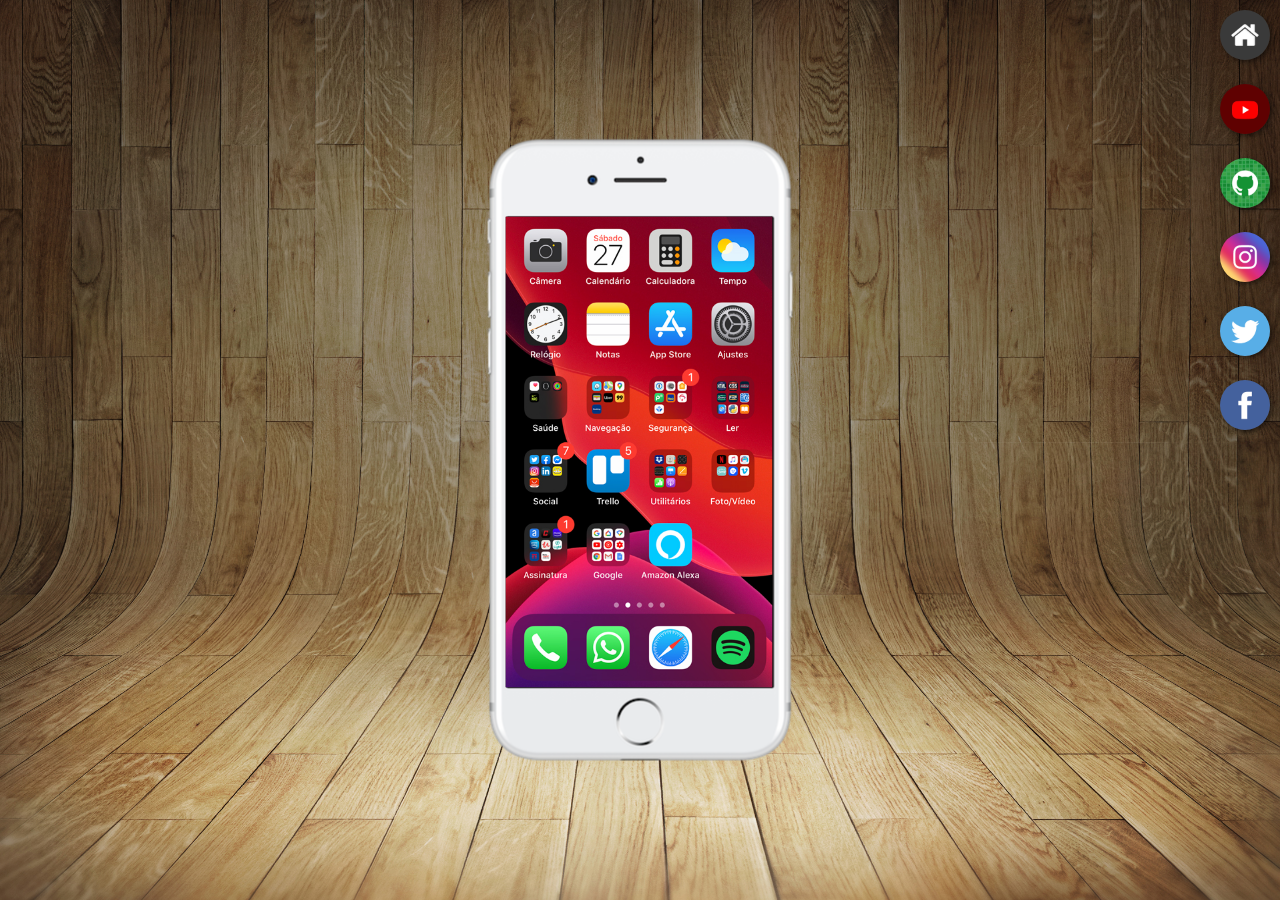
<file: index.html>
<!DOCTYPE html>
<html lang="pt-br">
<head>
    <meta charset="UTF-8">
    <meta name="viewport" content="width=device-width, initial-scale=1.0">
    <link rel="shortcut icon" href="favicon.ico" type="icone">
    <link rel="stylesheet" href="estilos/style.css">
    <title>projeto social</title>
</head>
<body>
    <main>
        <section id="telefone">
            <iframe src="home.html" name="tela" id="tela" frameborder="0">
                o navegador nao é compativel com isso
            </iframe>
        </section>
        <section id="sociais">
            <a href="home.html" target="tela"><img src="imagens/logo-home.jpg" alt=" home"></a><br>
            <a href="youtube.html" target="tela"> <img src="imagens/logo-youtube.jpg" alt=" youtube"></a><br>
            <a href="github.html" target="tela"> <img src="imagens/logo-github.jpg" alt="github"></a><br>
            <a href="instagram.html" target="tela"> <img src="imagens/logo-instagram.jpg" alt="instagram"></a><br>
            <a href="twitter.html" target="tela"> <img src="imagens/logo-twitter.jpg" alt="twitter"></a><br>
            <a href="facebook.html" target="tela"> <img src="imagens/logo-facebook.jpg" alt="facebook"></a>
        </section>
    </main>
</body>
</html>
</file>
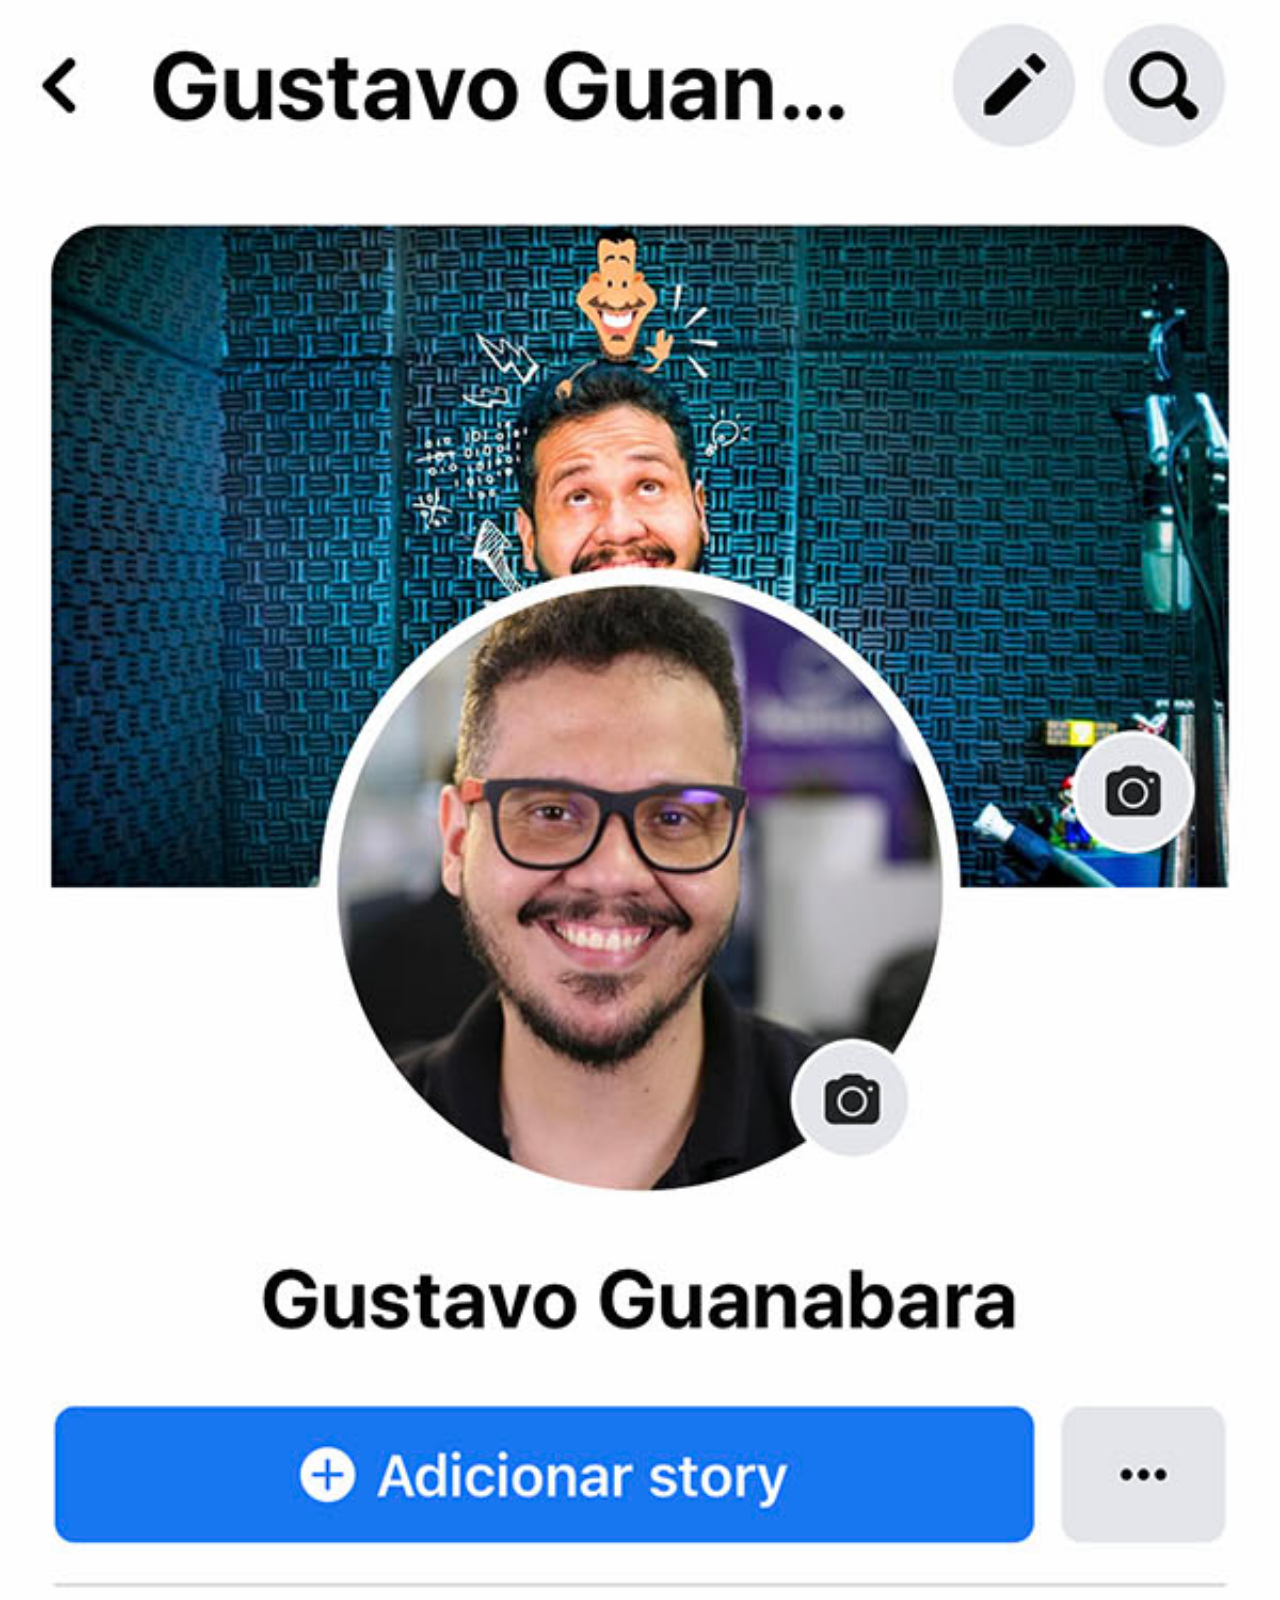
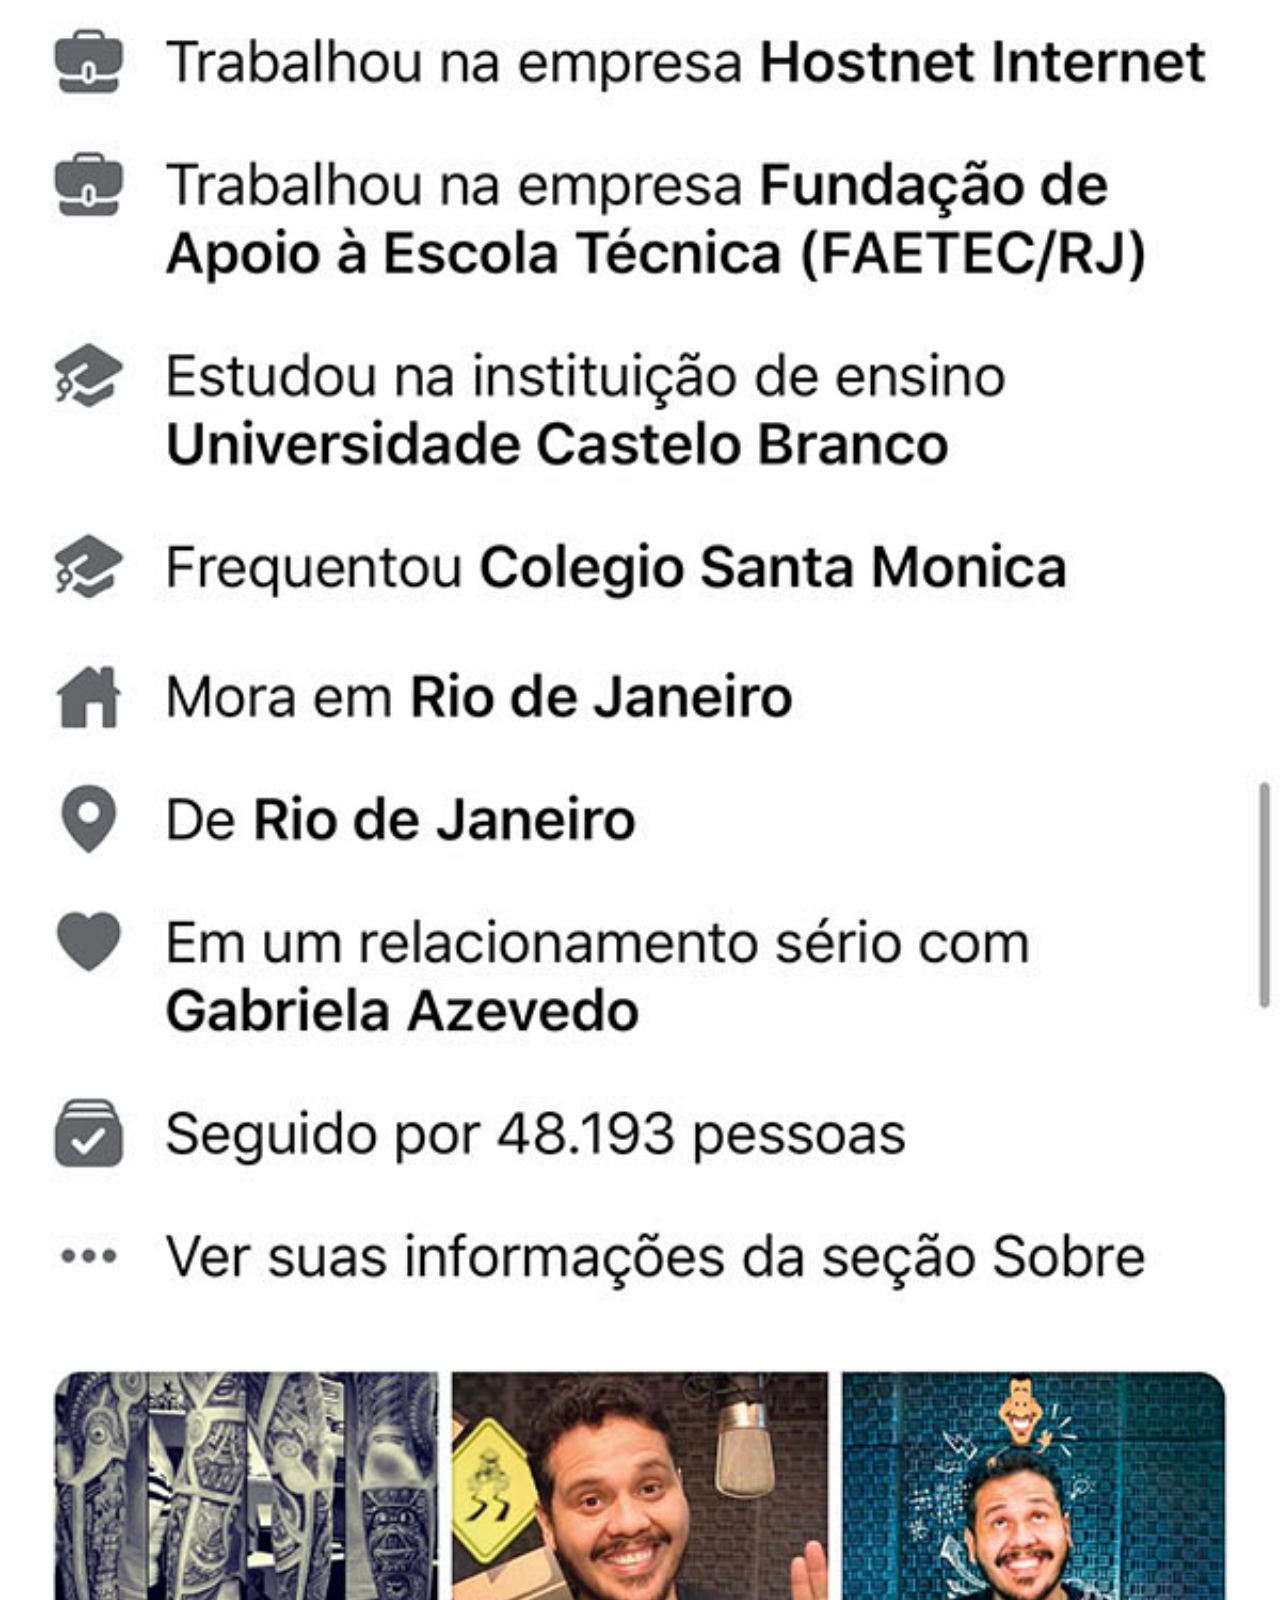
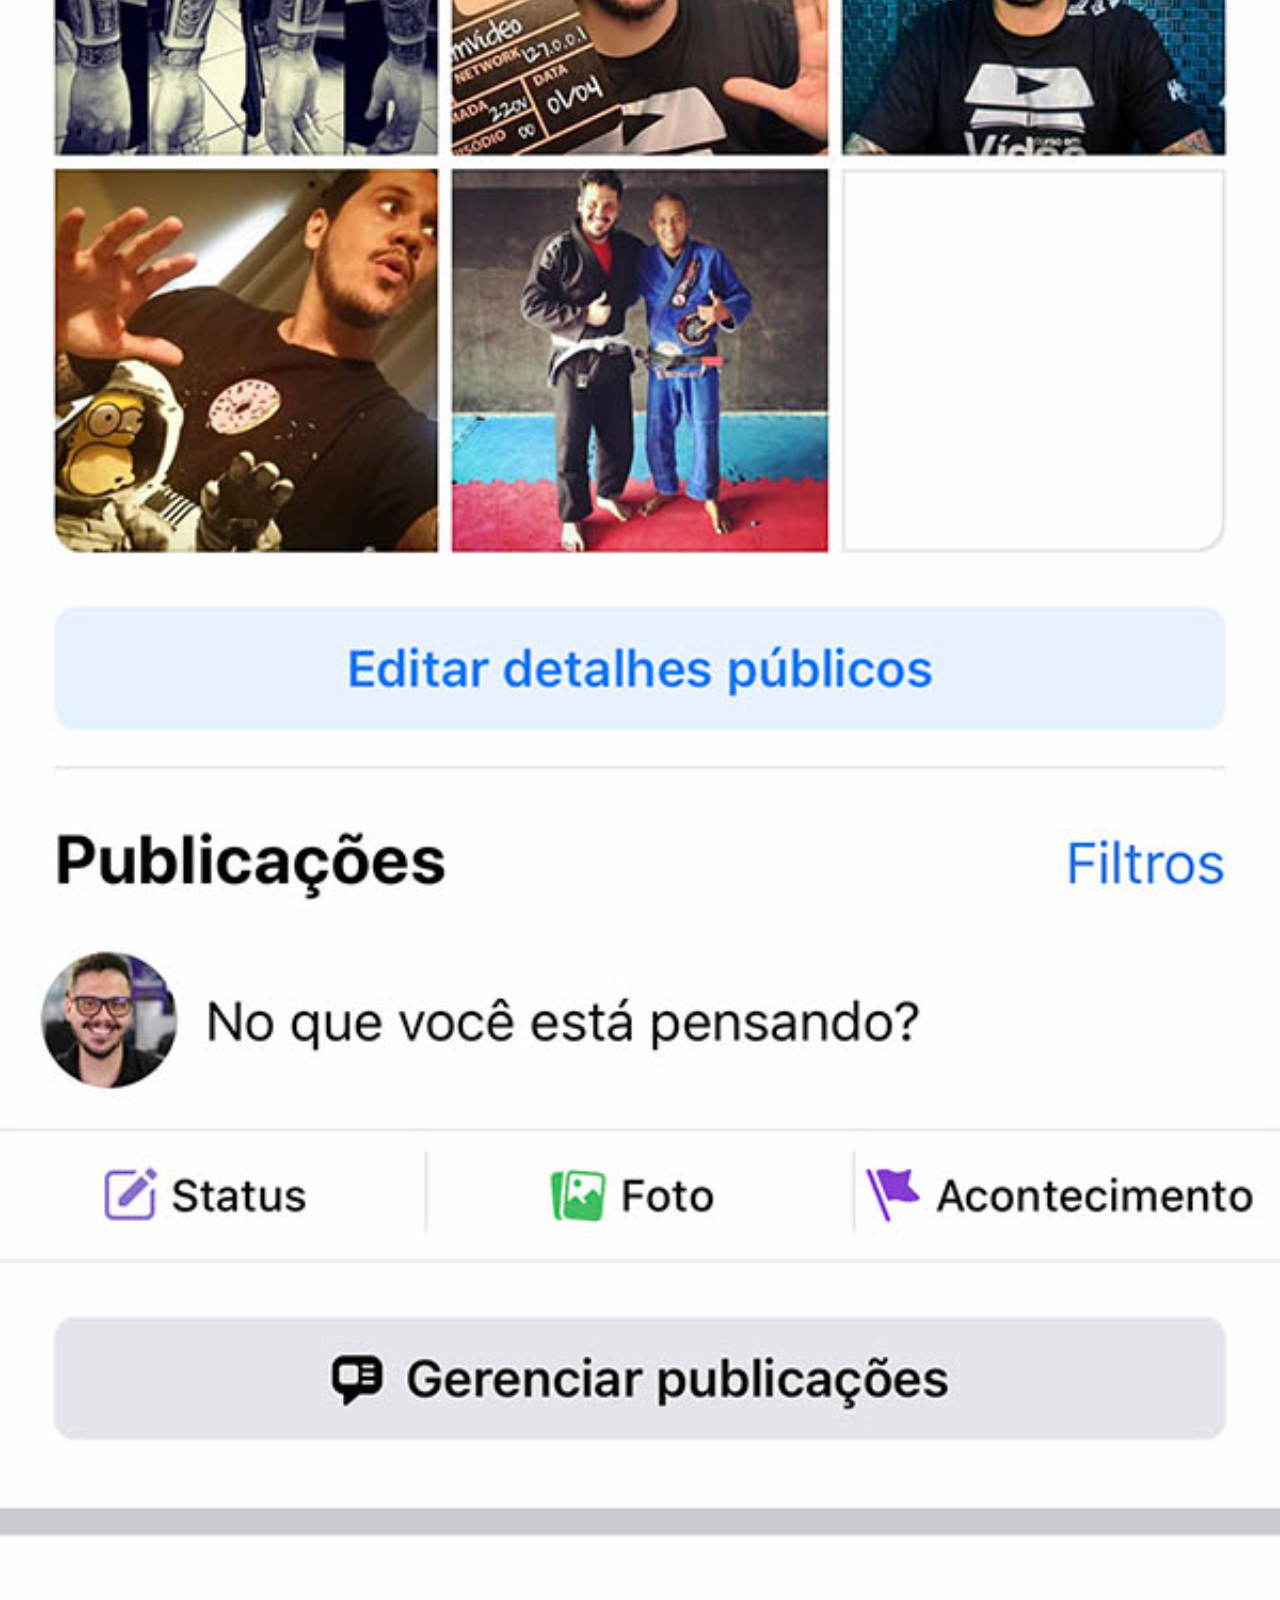
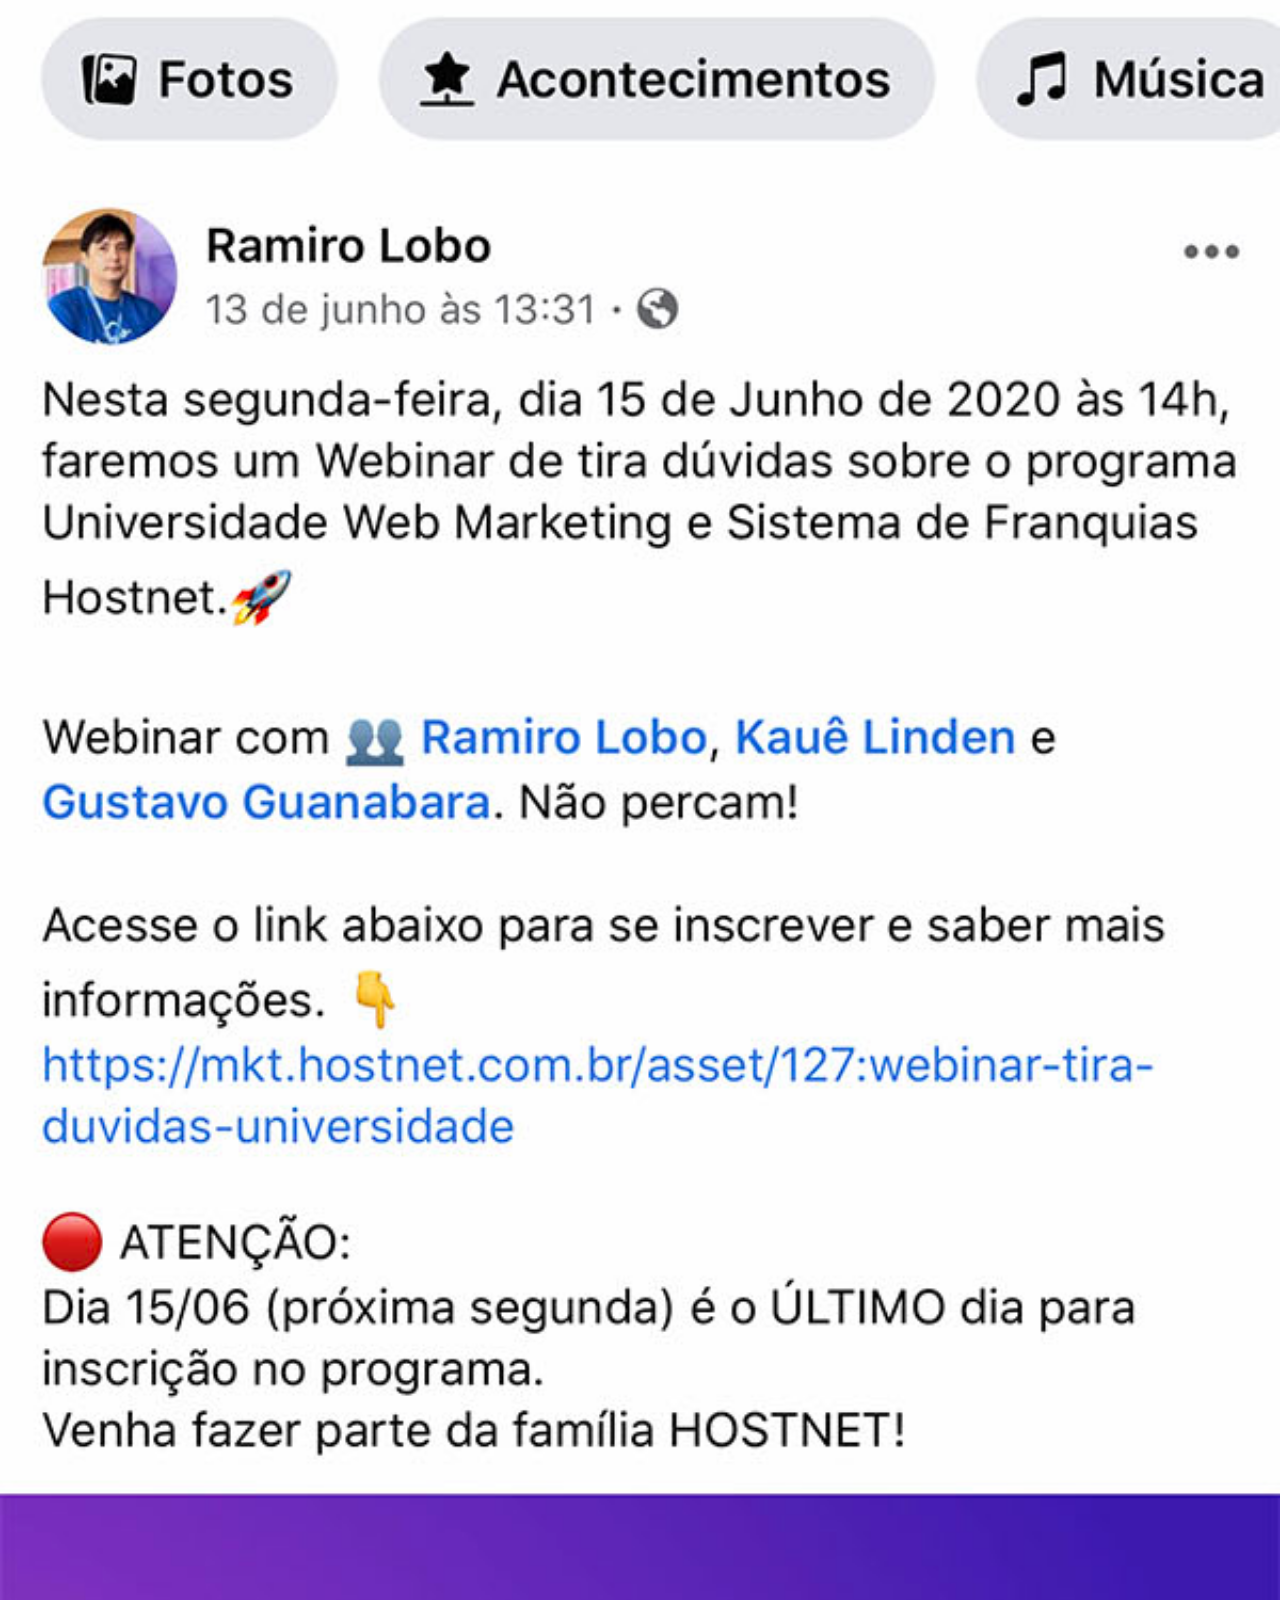
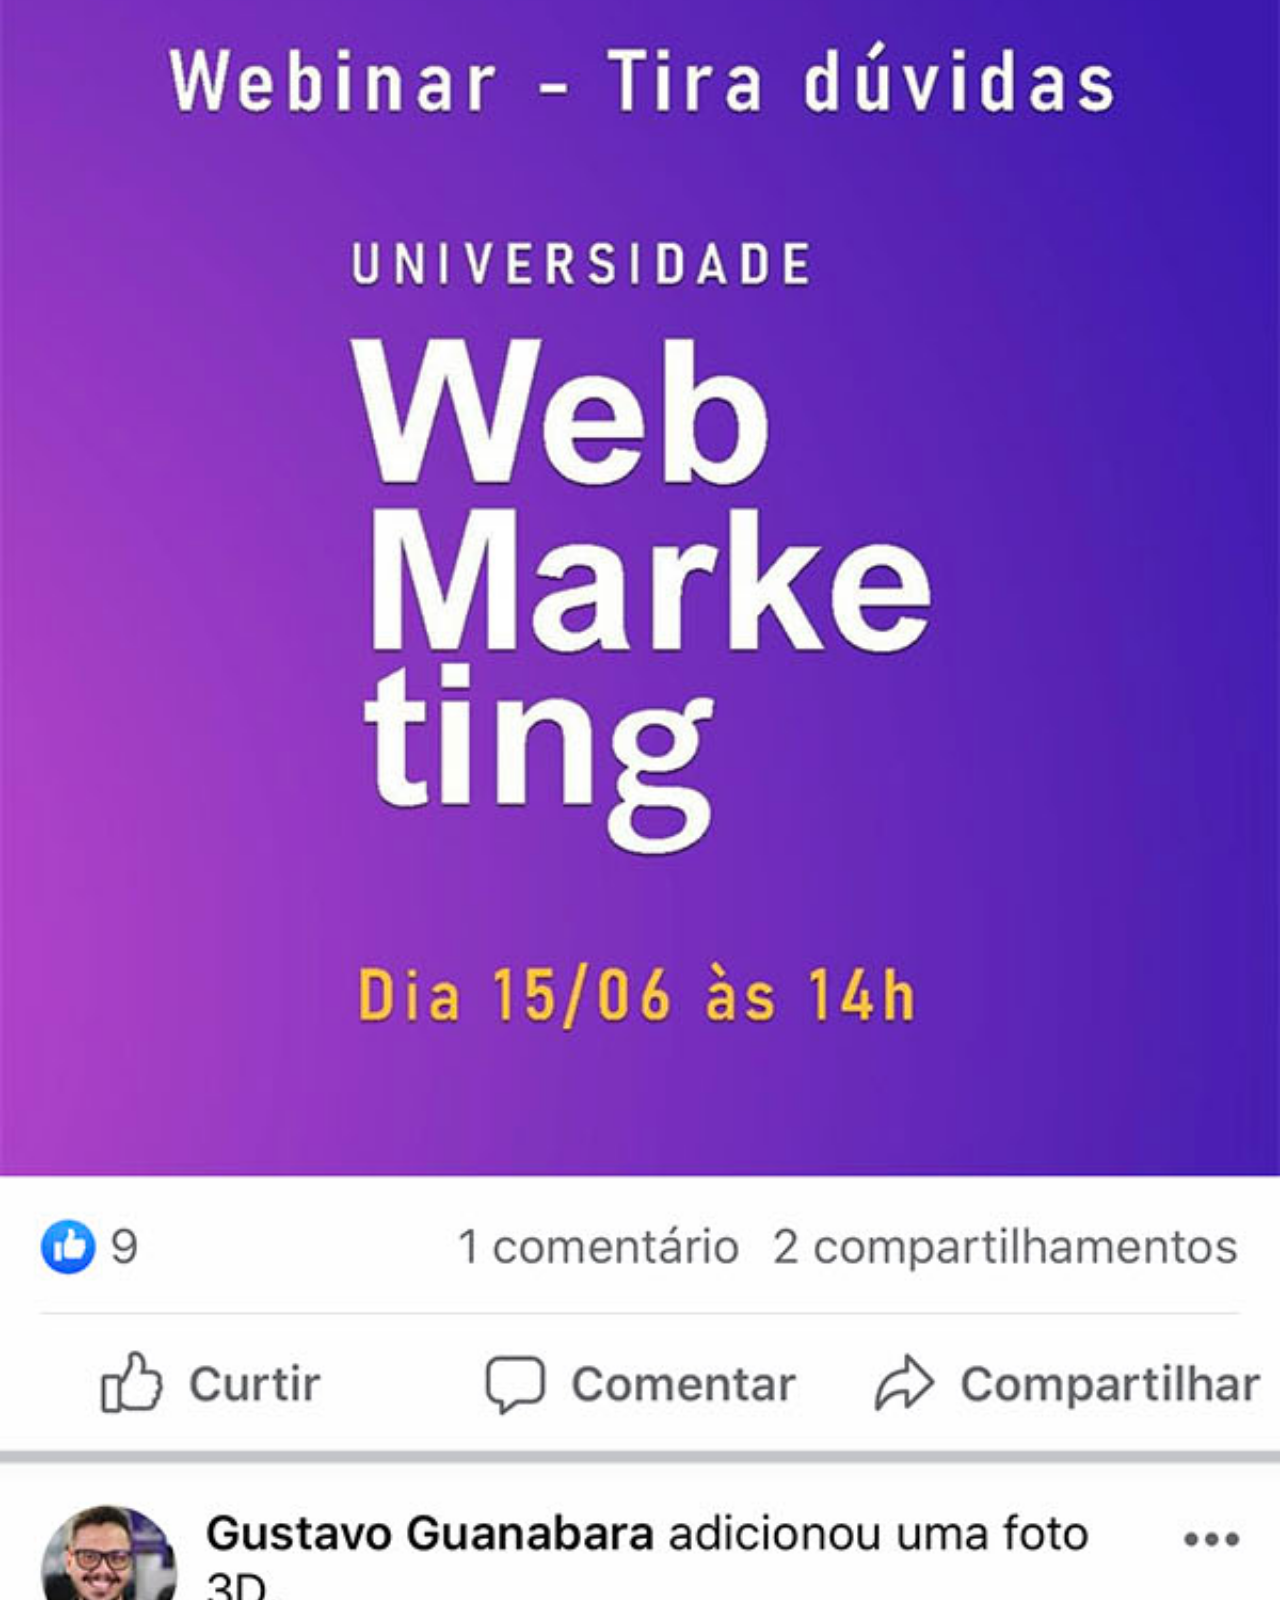
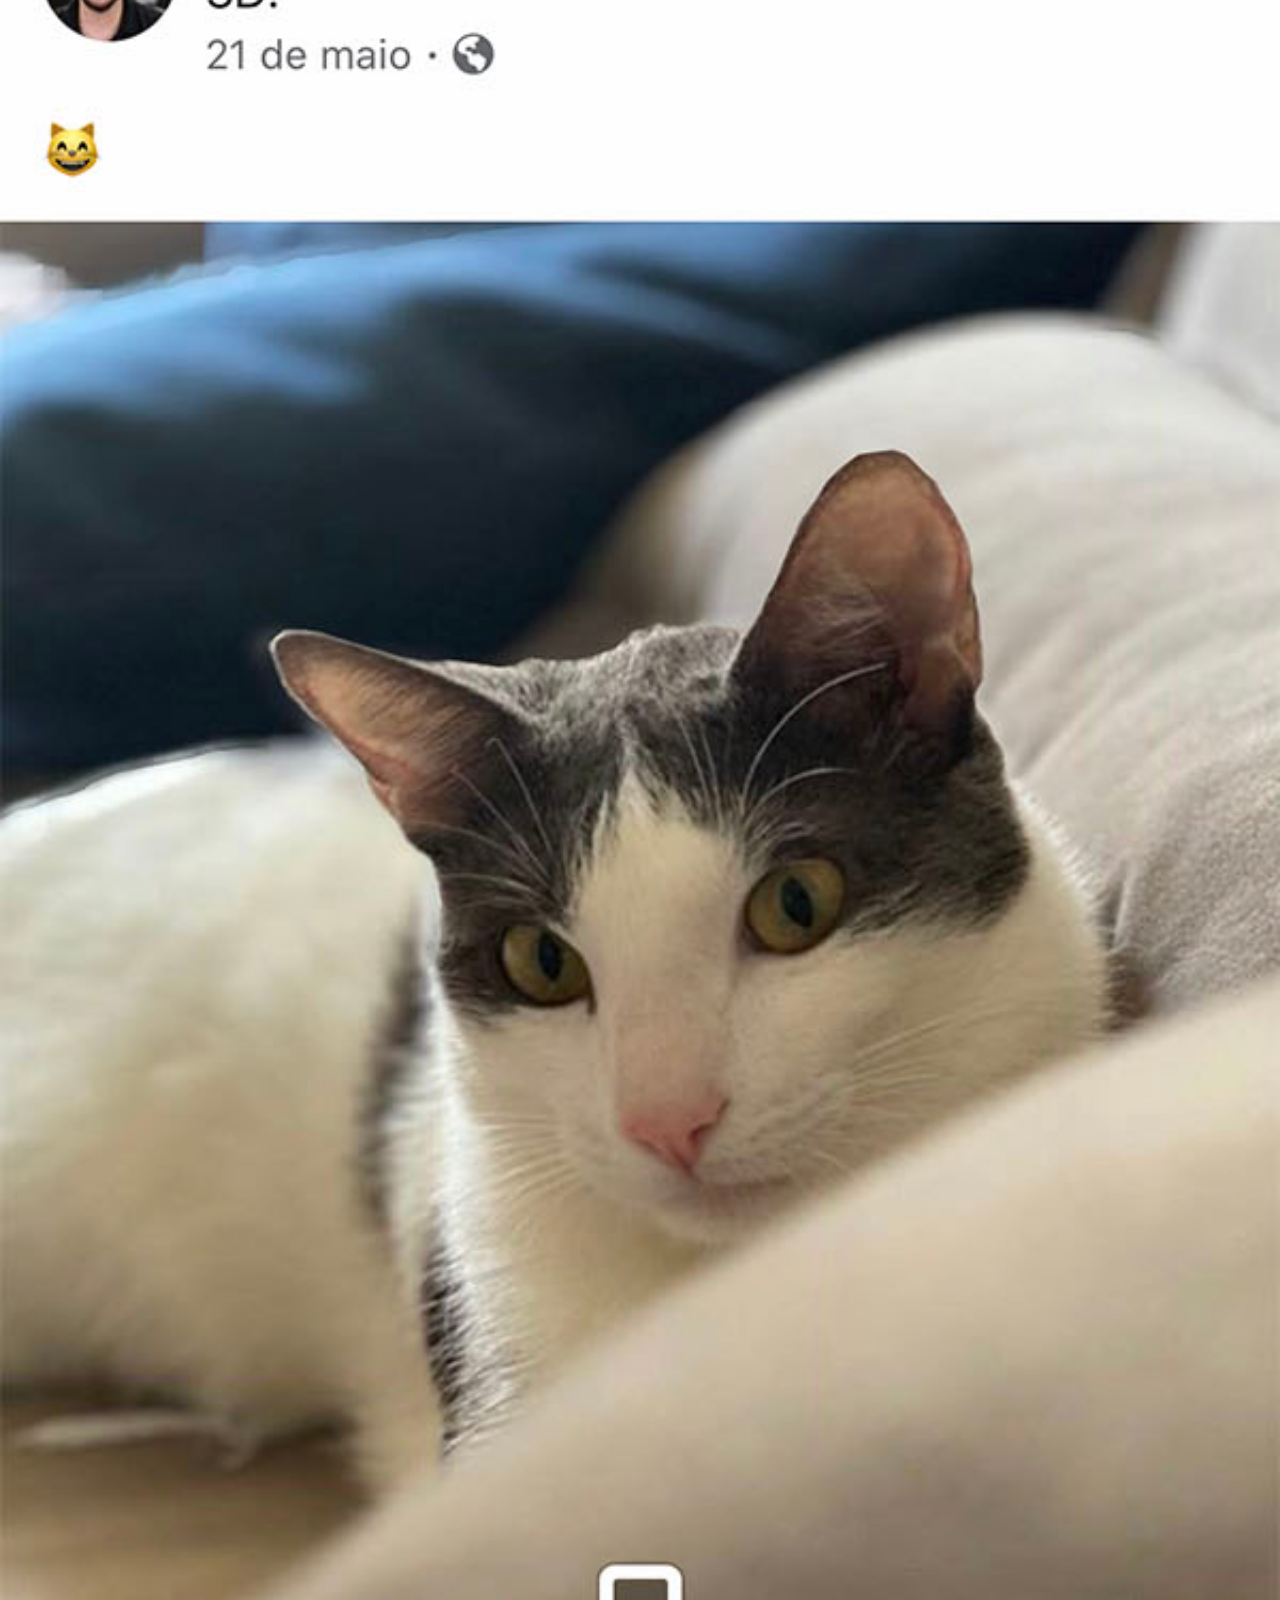
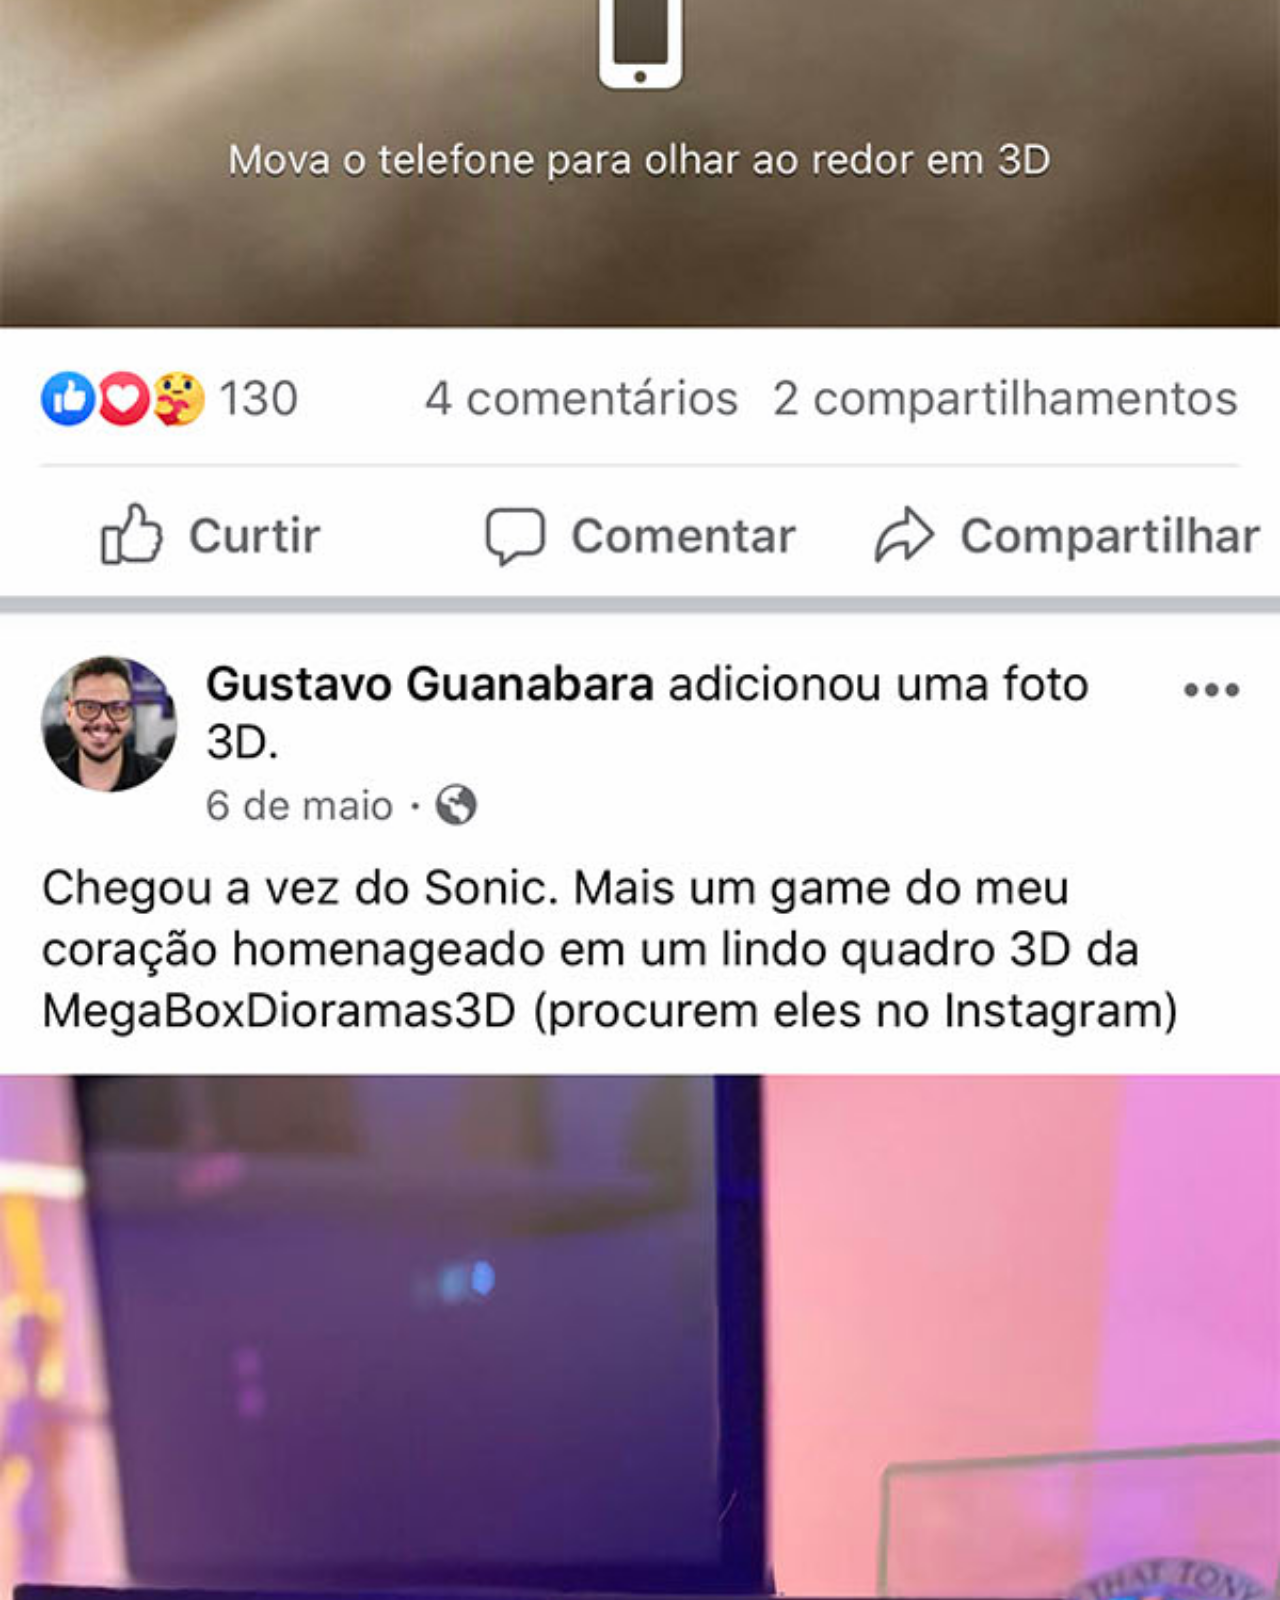
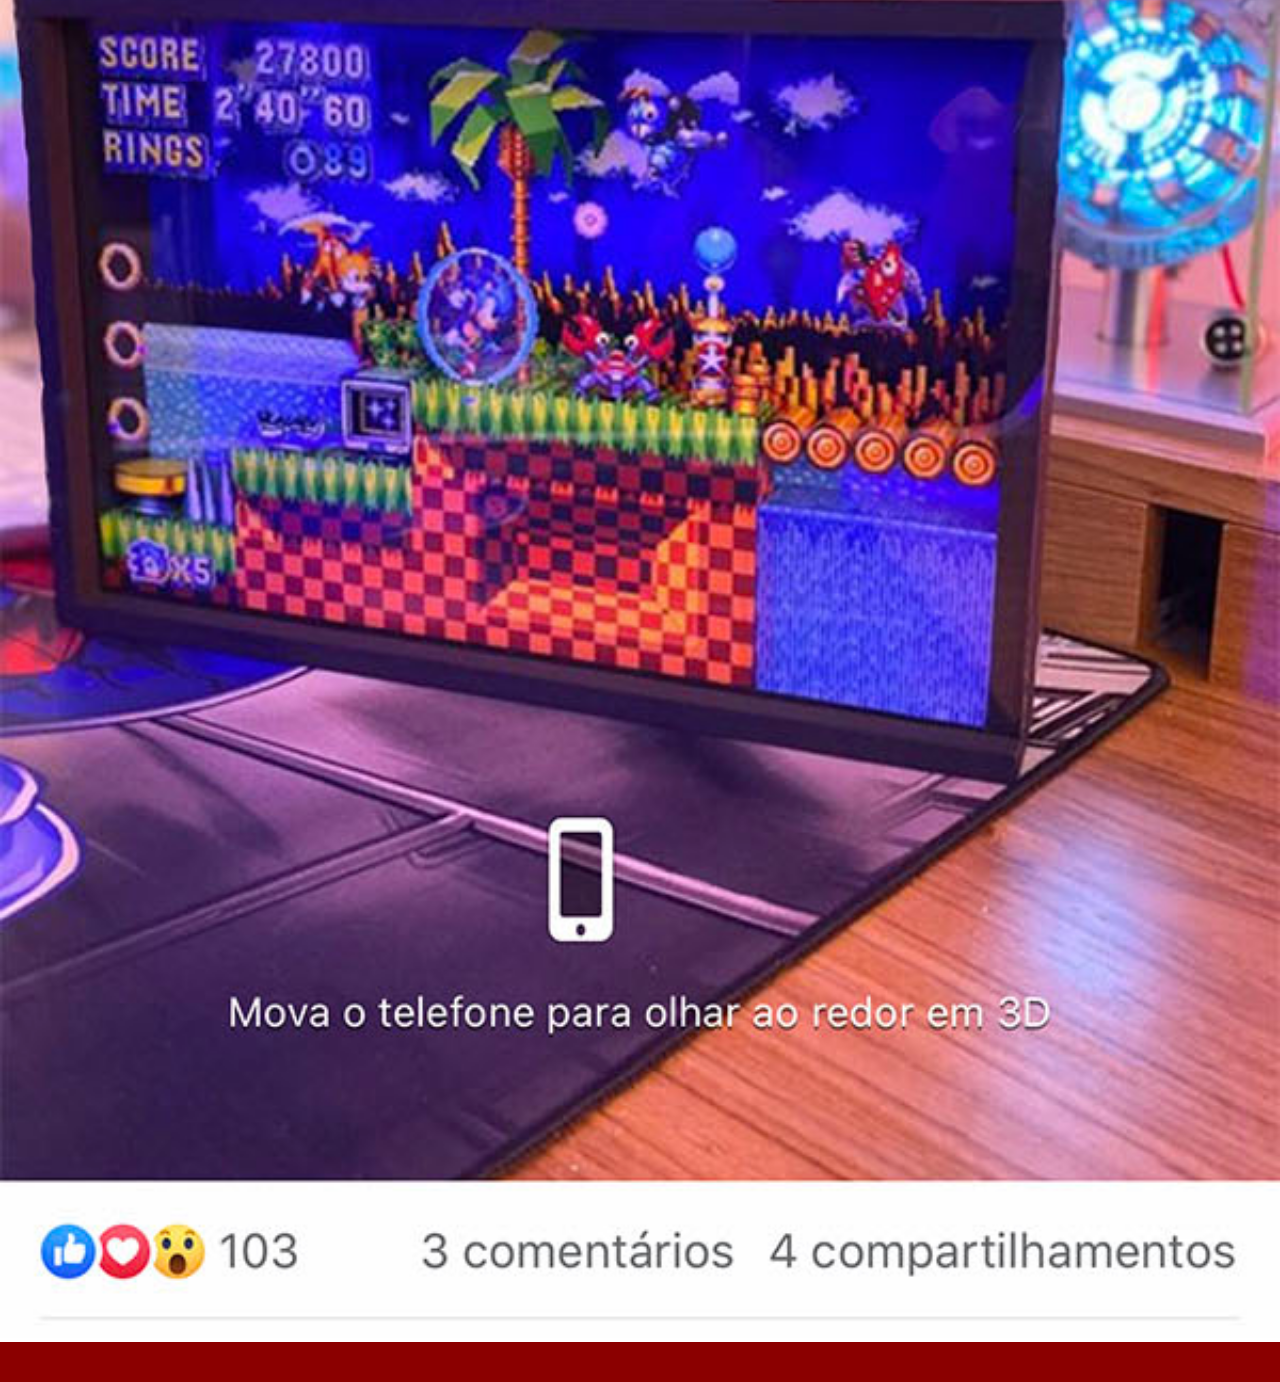
<file: facebook.html>
<!DOCTYPE html>
<html lang="pt-br">
<head>
    <meta charset="UTF-8">
    <meta name="viewport" content="width=device-width, initial-scale=1.0">
    <link rel="stylesheet" href="estilos/social.css">
    <title>facebook</title>
</head>
<body>
    <img src="imagens/tela-facebook.jpg" alt="facebook">
    <a href="https://facebook.com" target="_blank"></a>
</body>
</html>
</file>
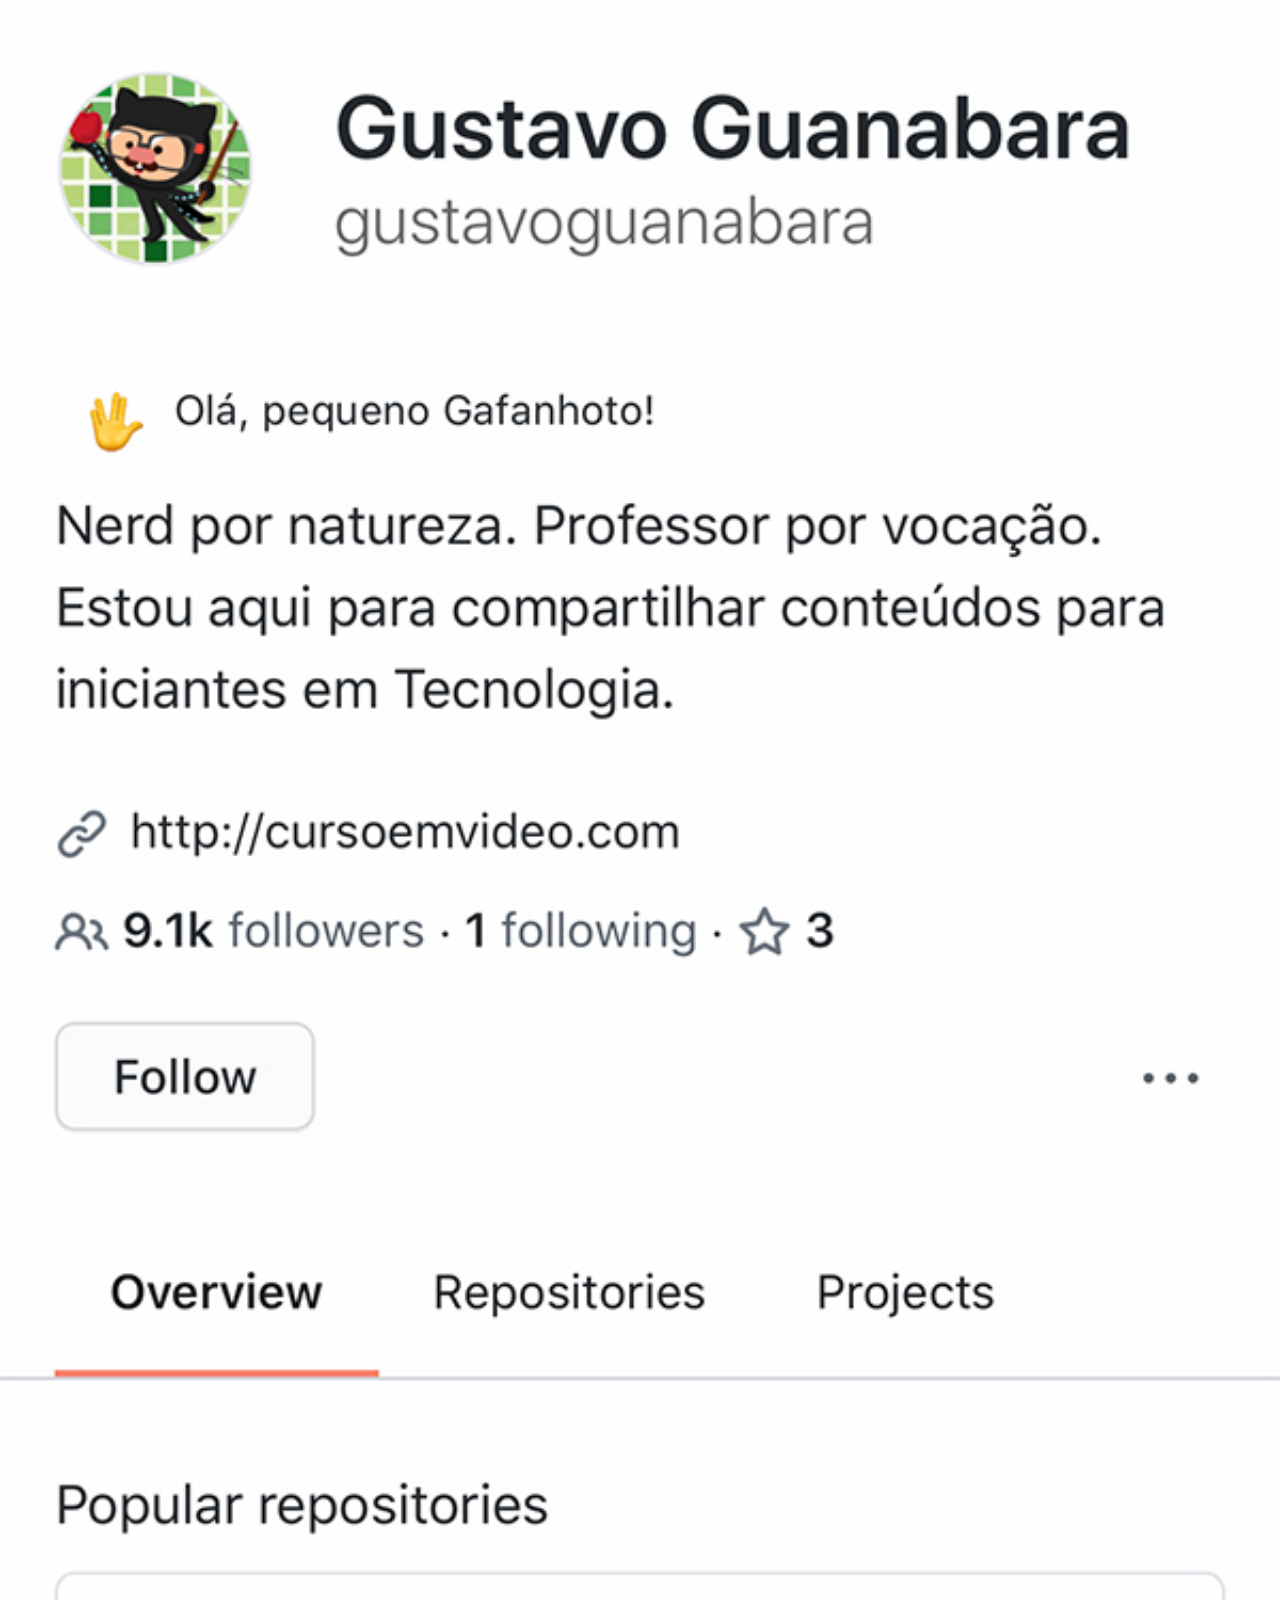
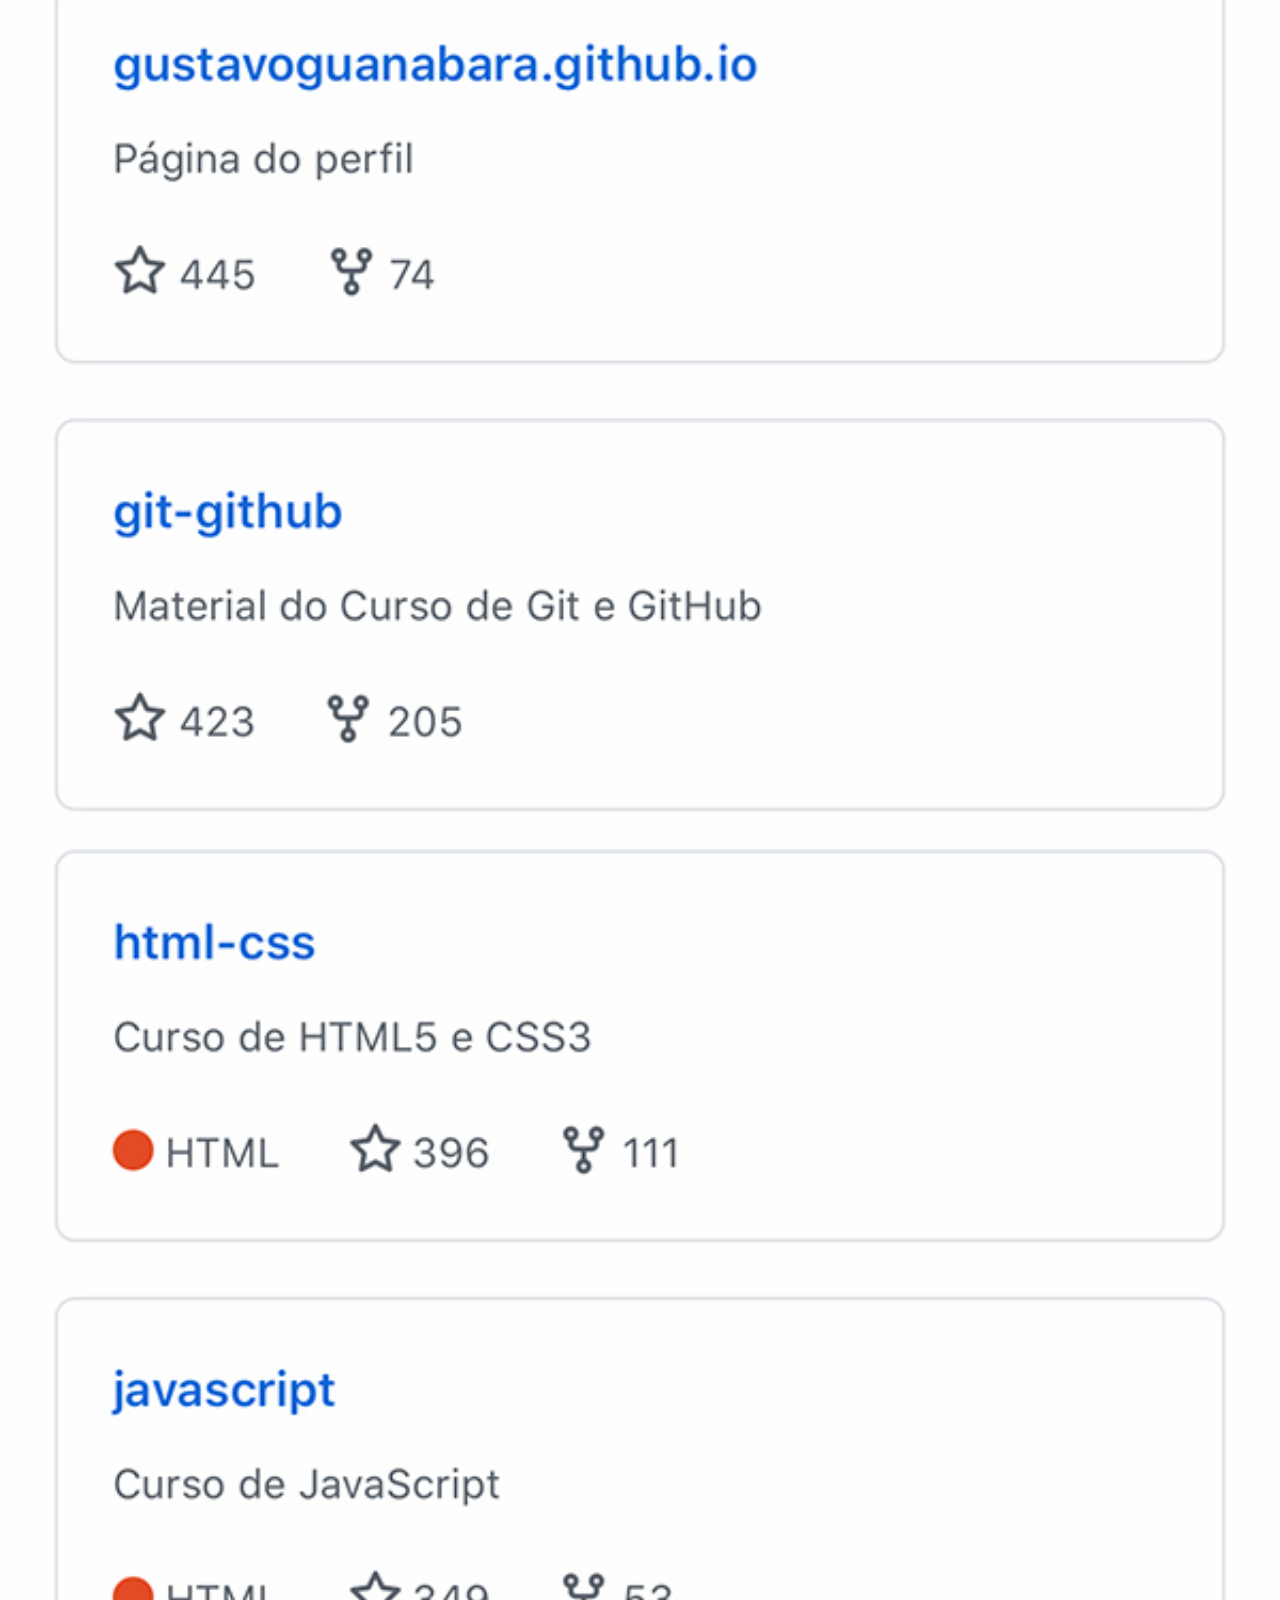
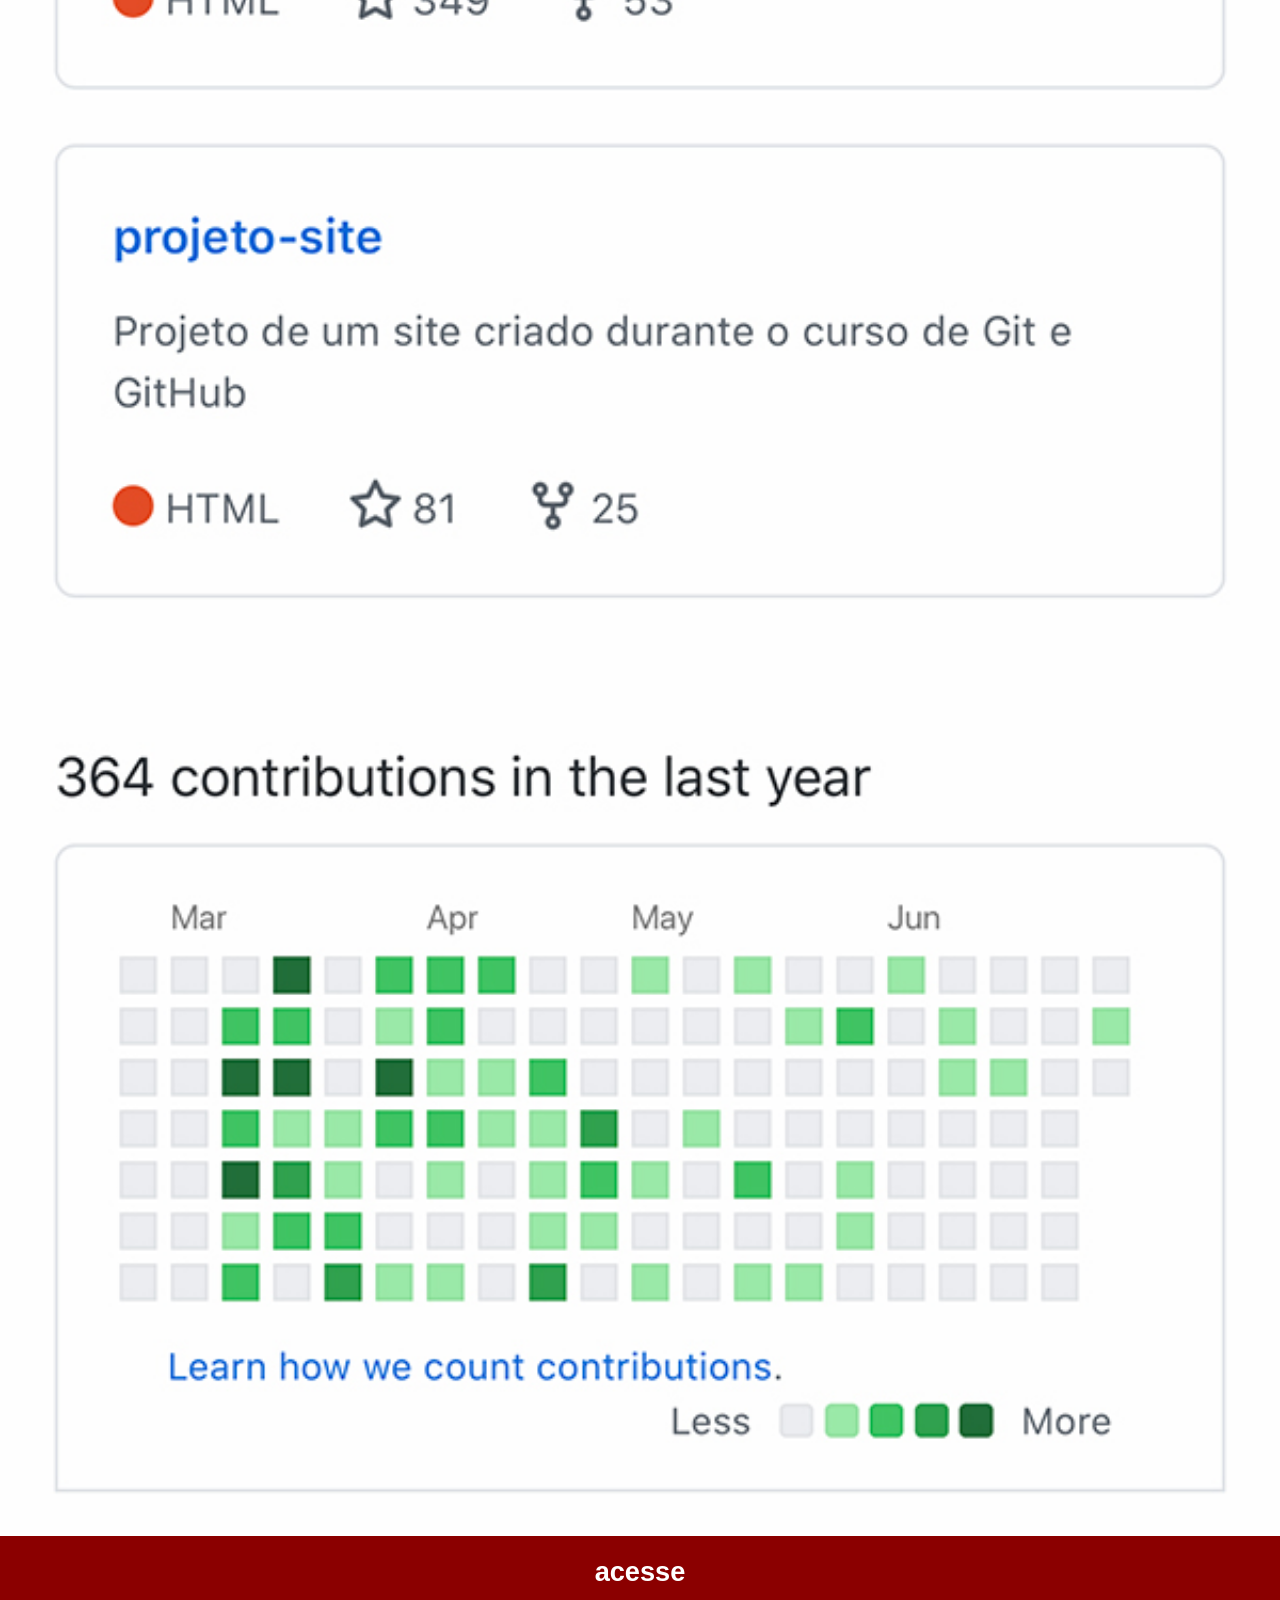
<file: github.html>
<!DOCTYPE html>
<html lang="pt-br">
<head>
    <meta charset="UTF-8">
    <meta name="viewport" content="width=device-width, initial-scale=1.0">
    <link rel="stylesheet" href="estilos/social.css">
    <title>github</title>
</head>
<body>
    <img src="imagens/tela-github.jpg" alt="github">
    <a href="https://github.com/" target="_blank">acesse</a>
</body>
</html>
</file>
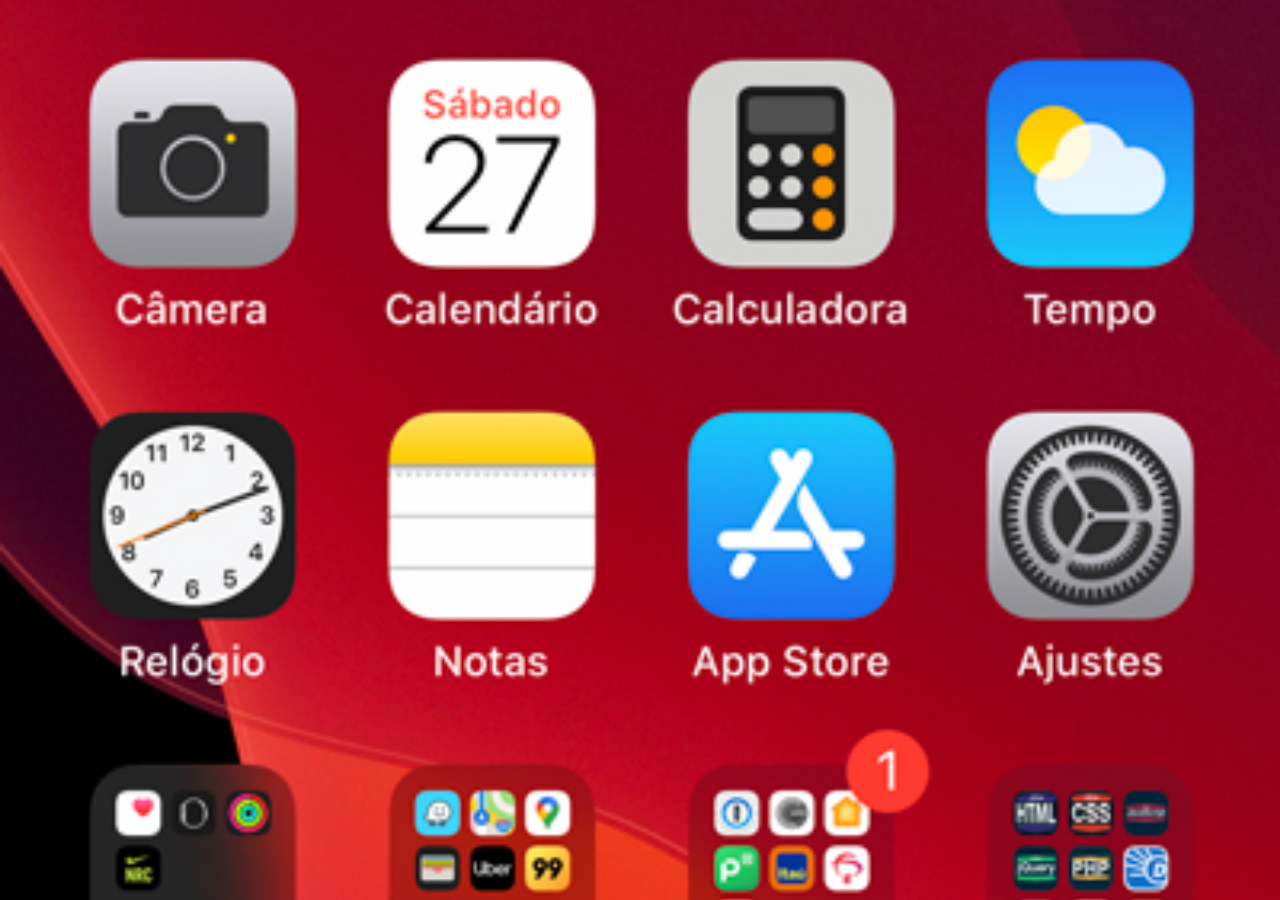
<file: home.html>
<!DOCTYPE html>
<html lang="pt-br">
<head>
    <meta charset="UTF-8">
    <meta name="viewport" content="width=device-width, initial-scale=1.0">
    <title>home</title>
</head>
<style>
    *{
        margin:0px;
        padding: 0px;
    }
    body{
        width: 100vw;
        height: 100vh;
        background: black url('imagens/tela-home.jpg') no-repeat top center ;
        background-size: cover;
    }
</style>
<body>
    
</body>
</html>
</file>
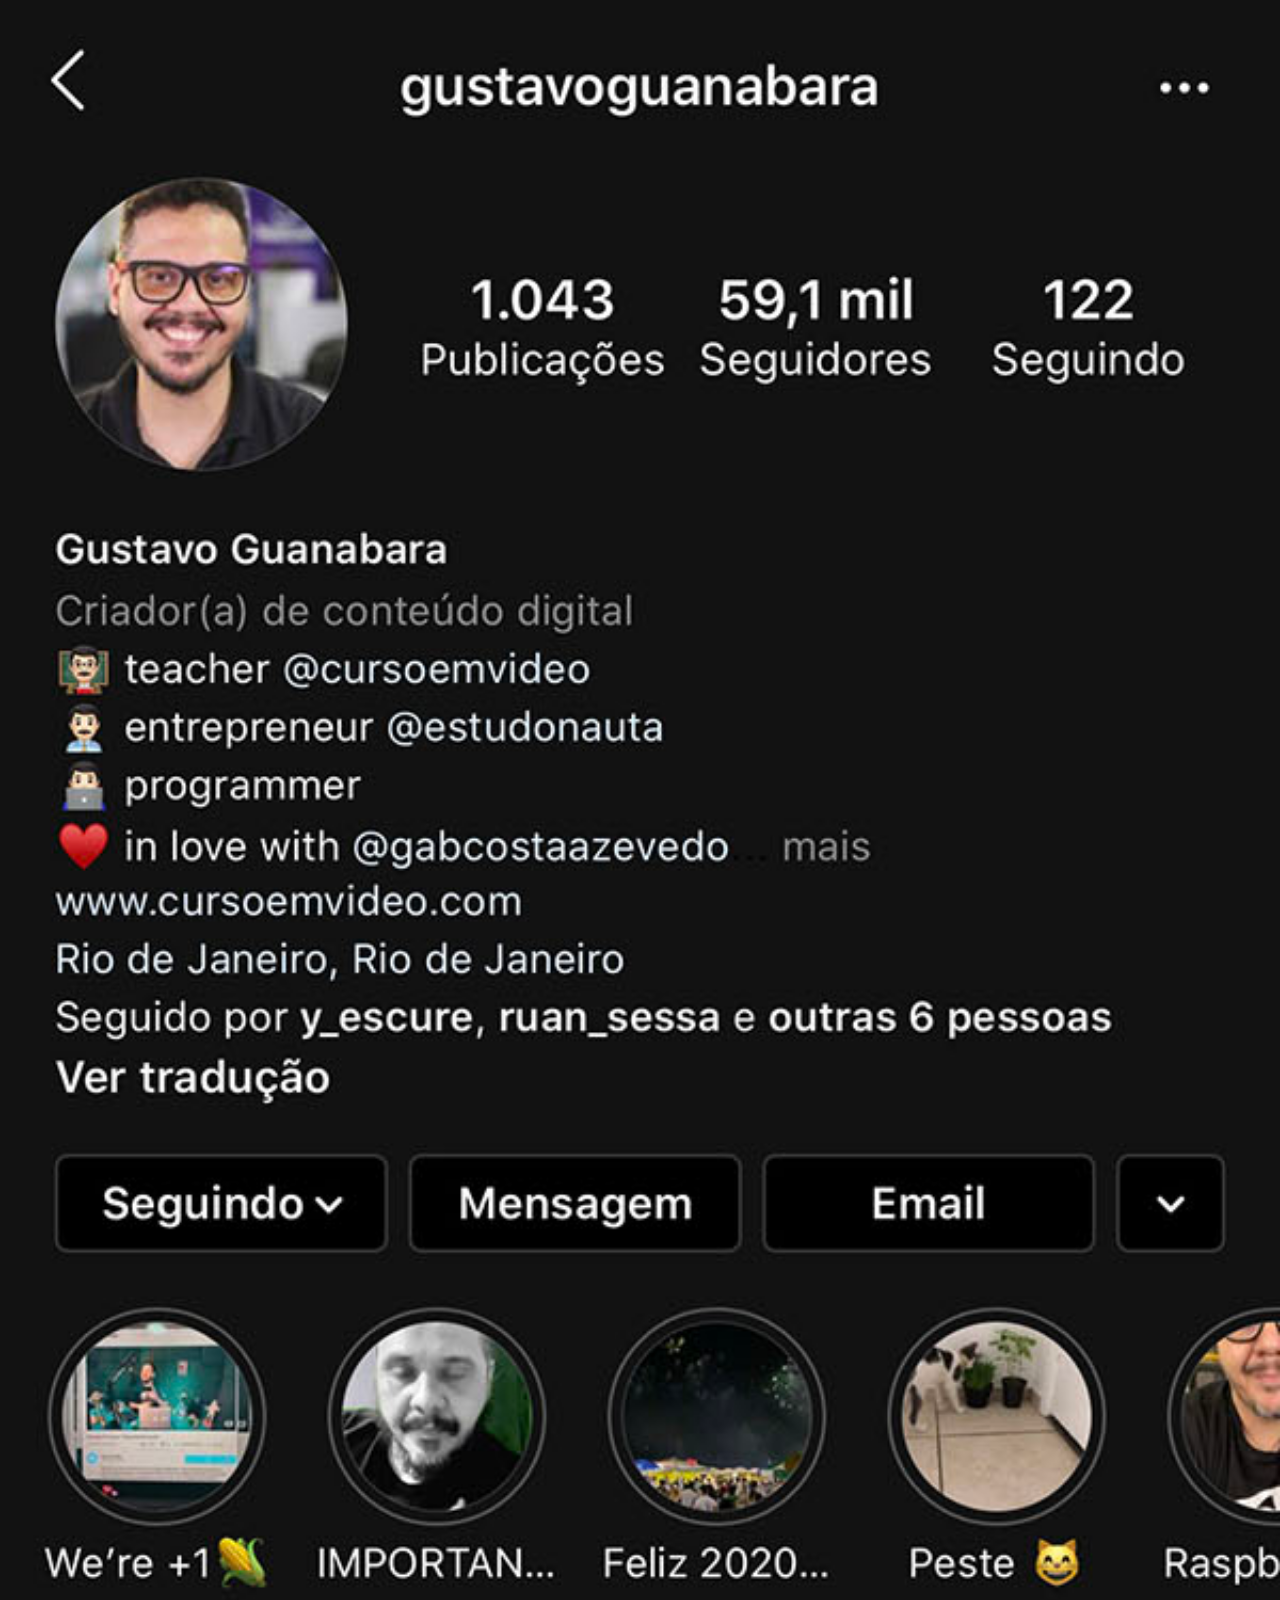
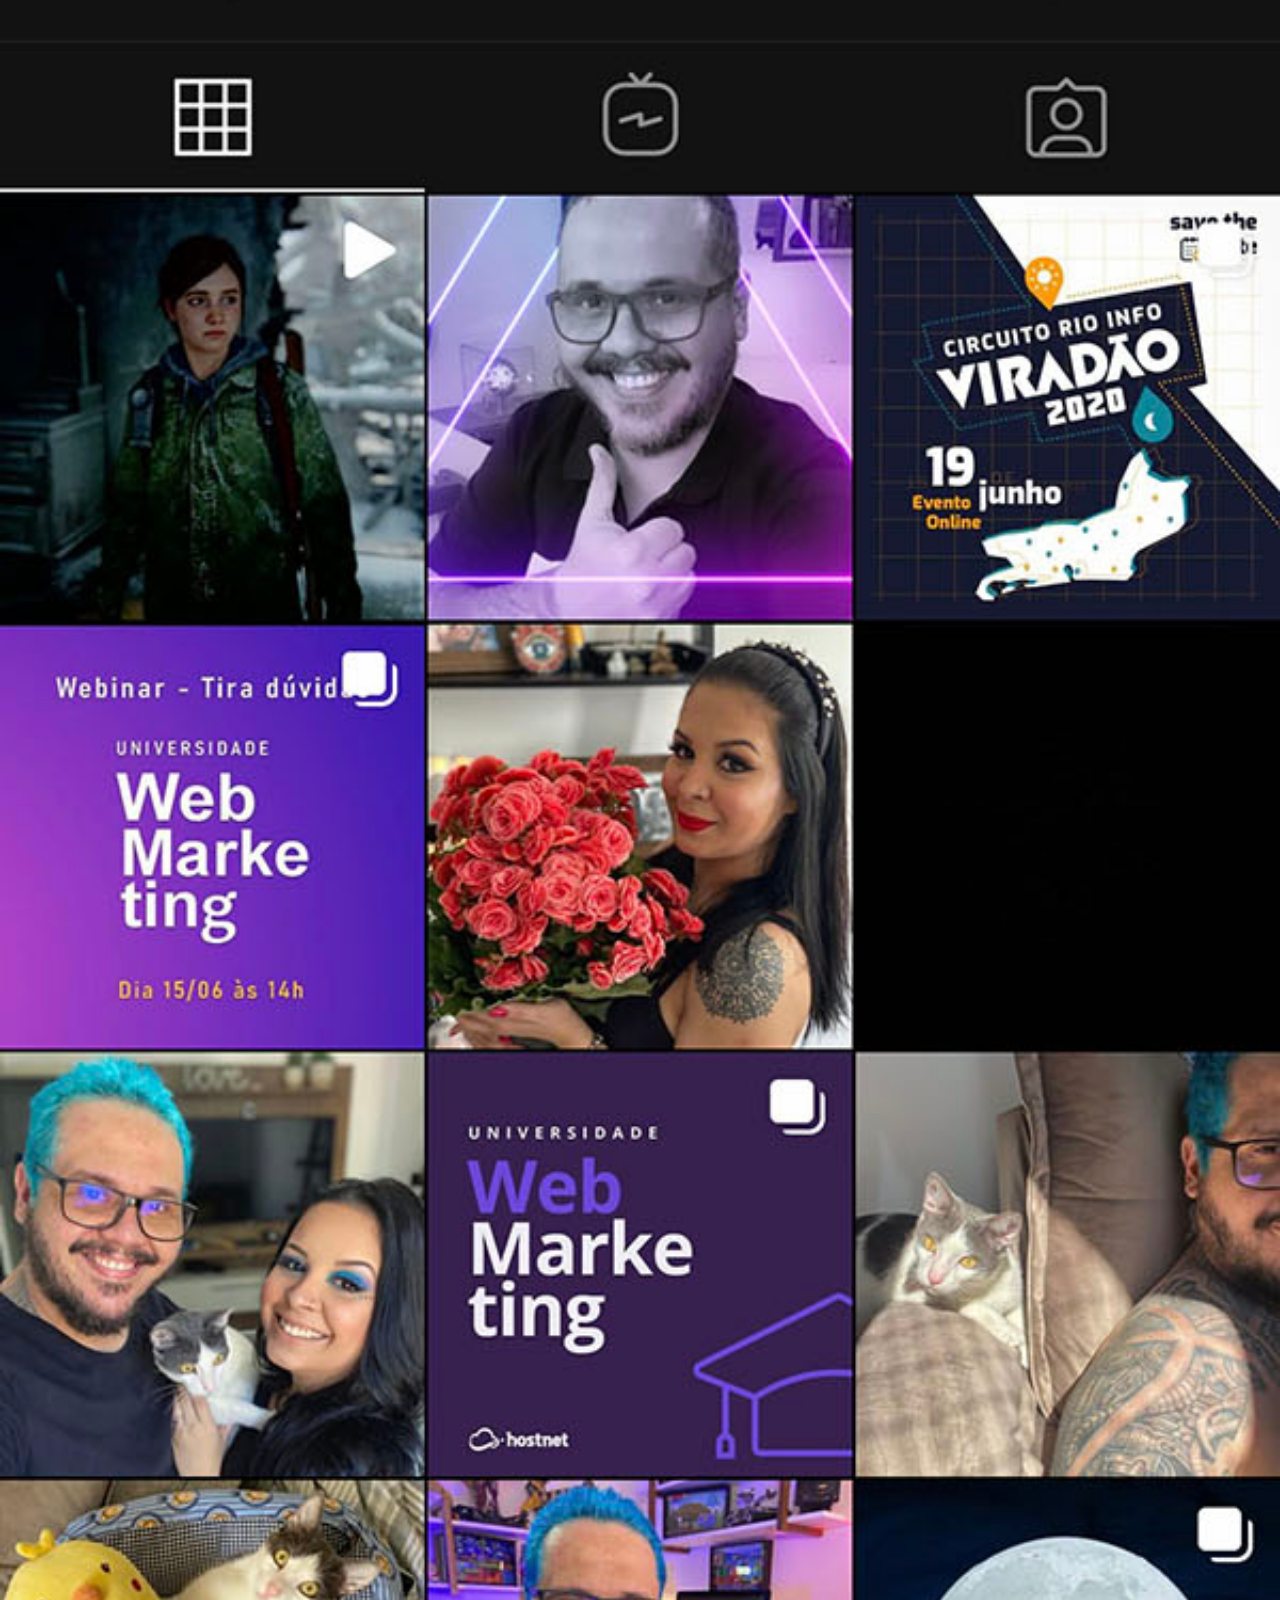
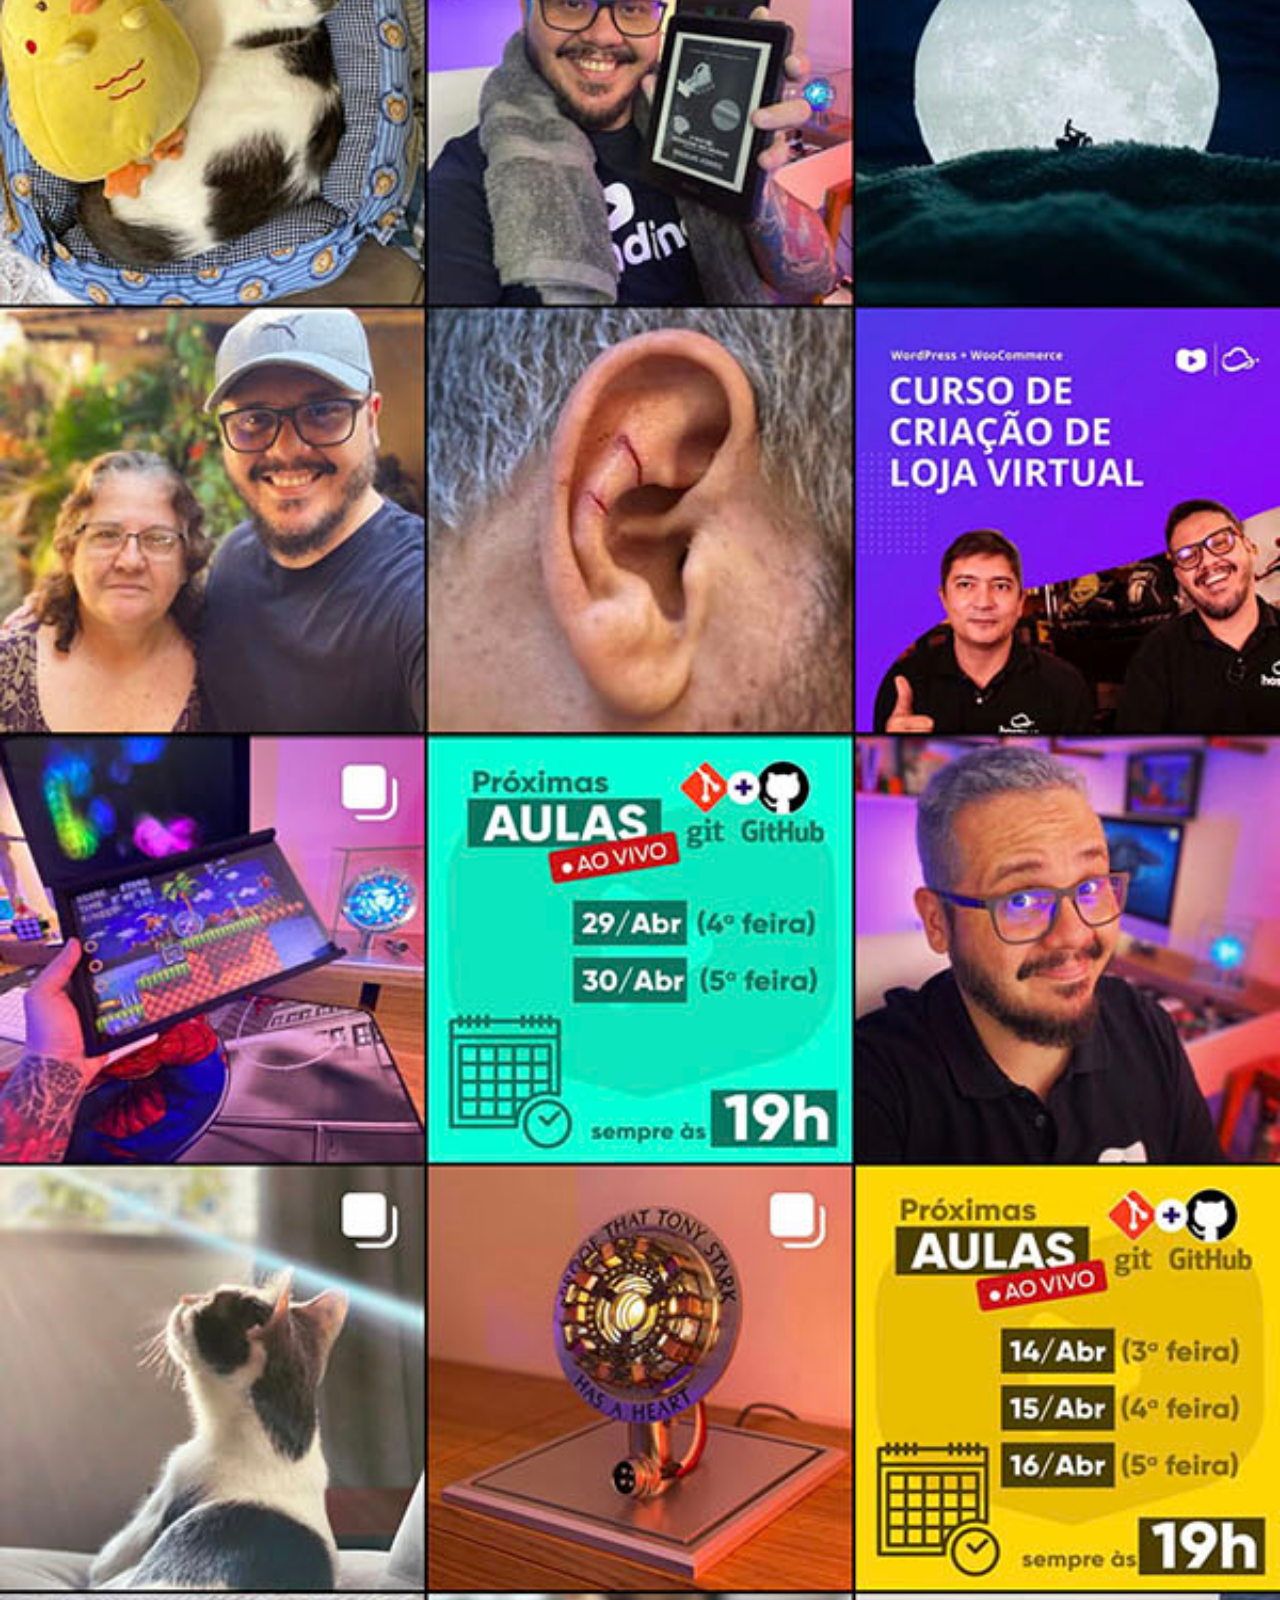
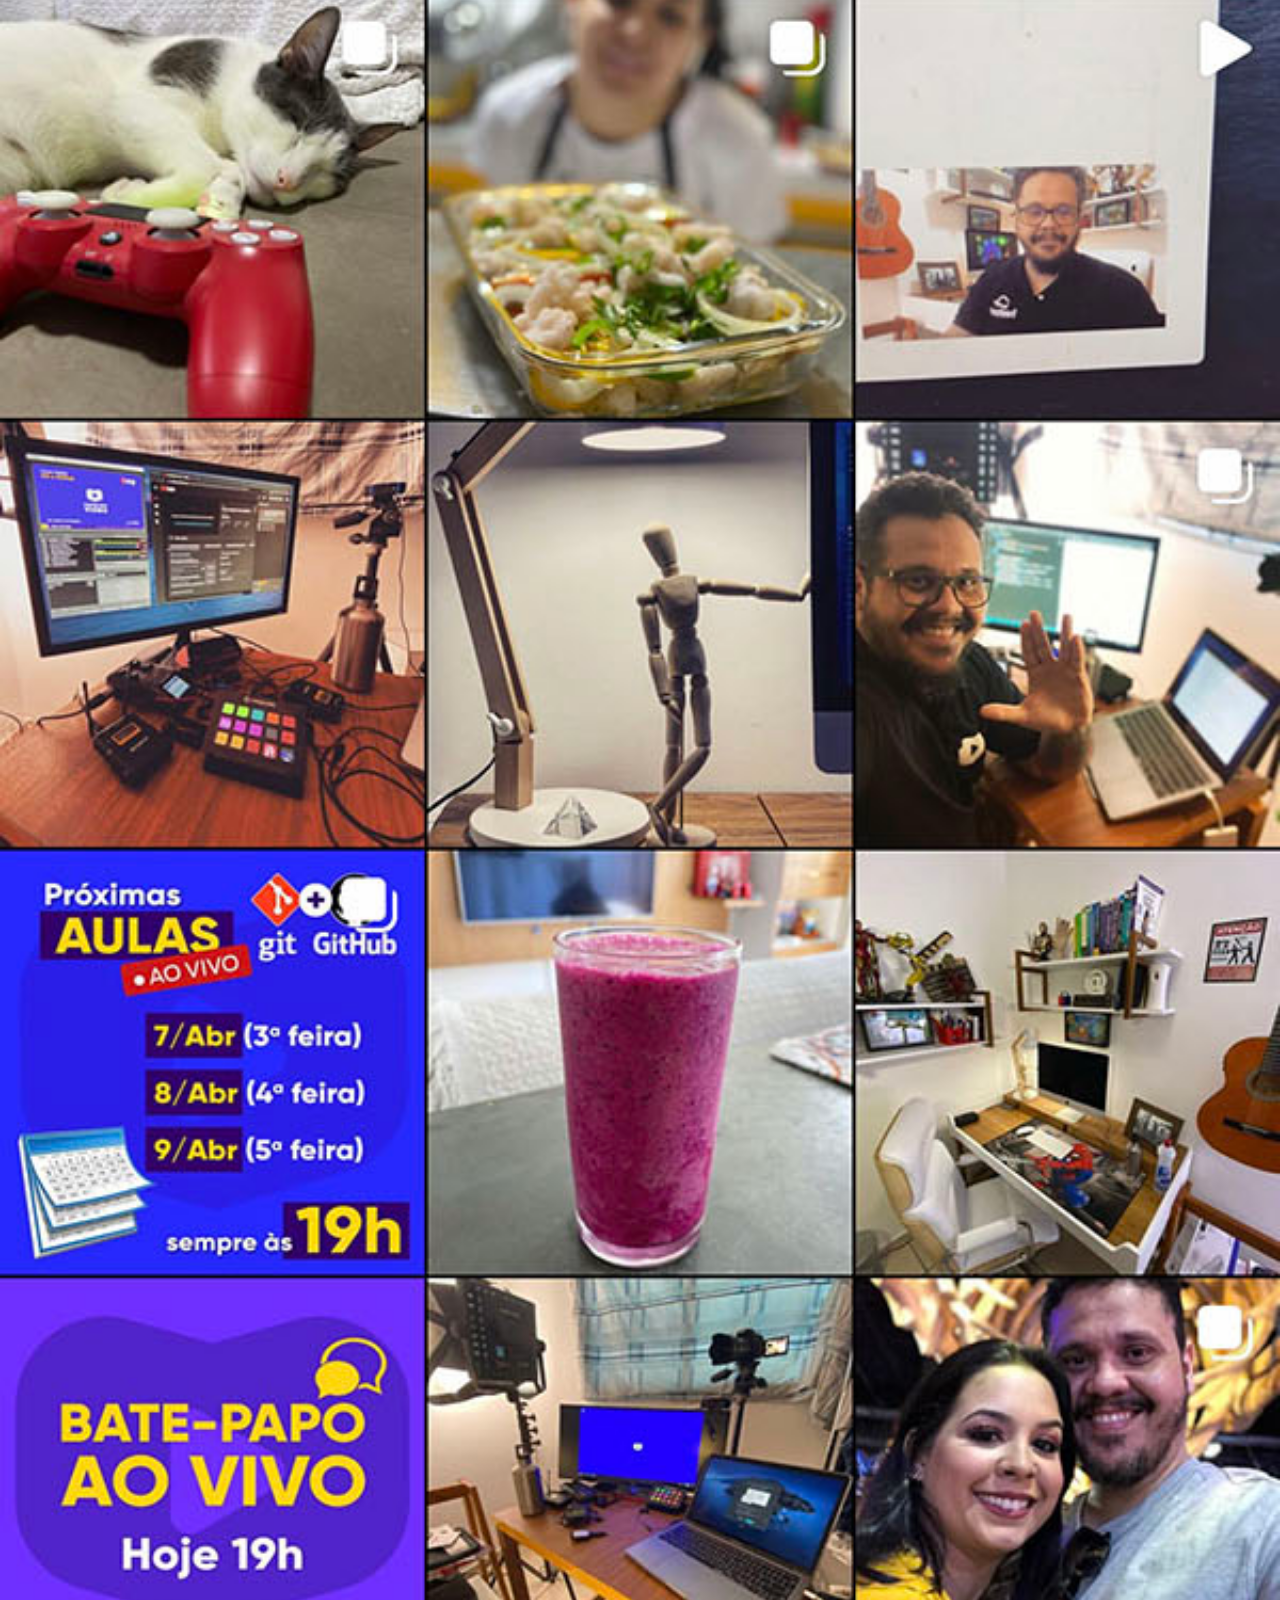
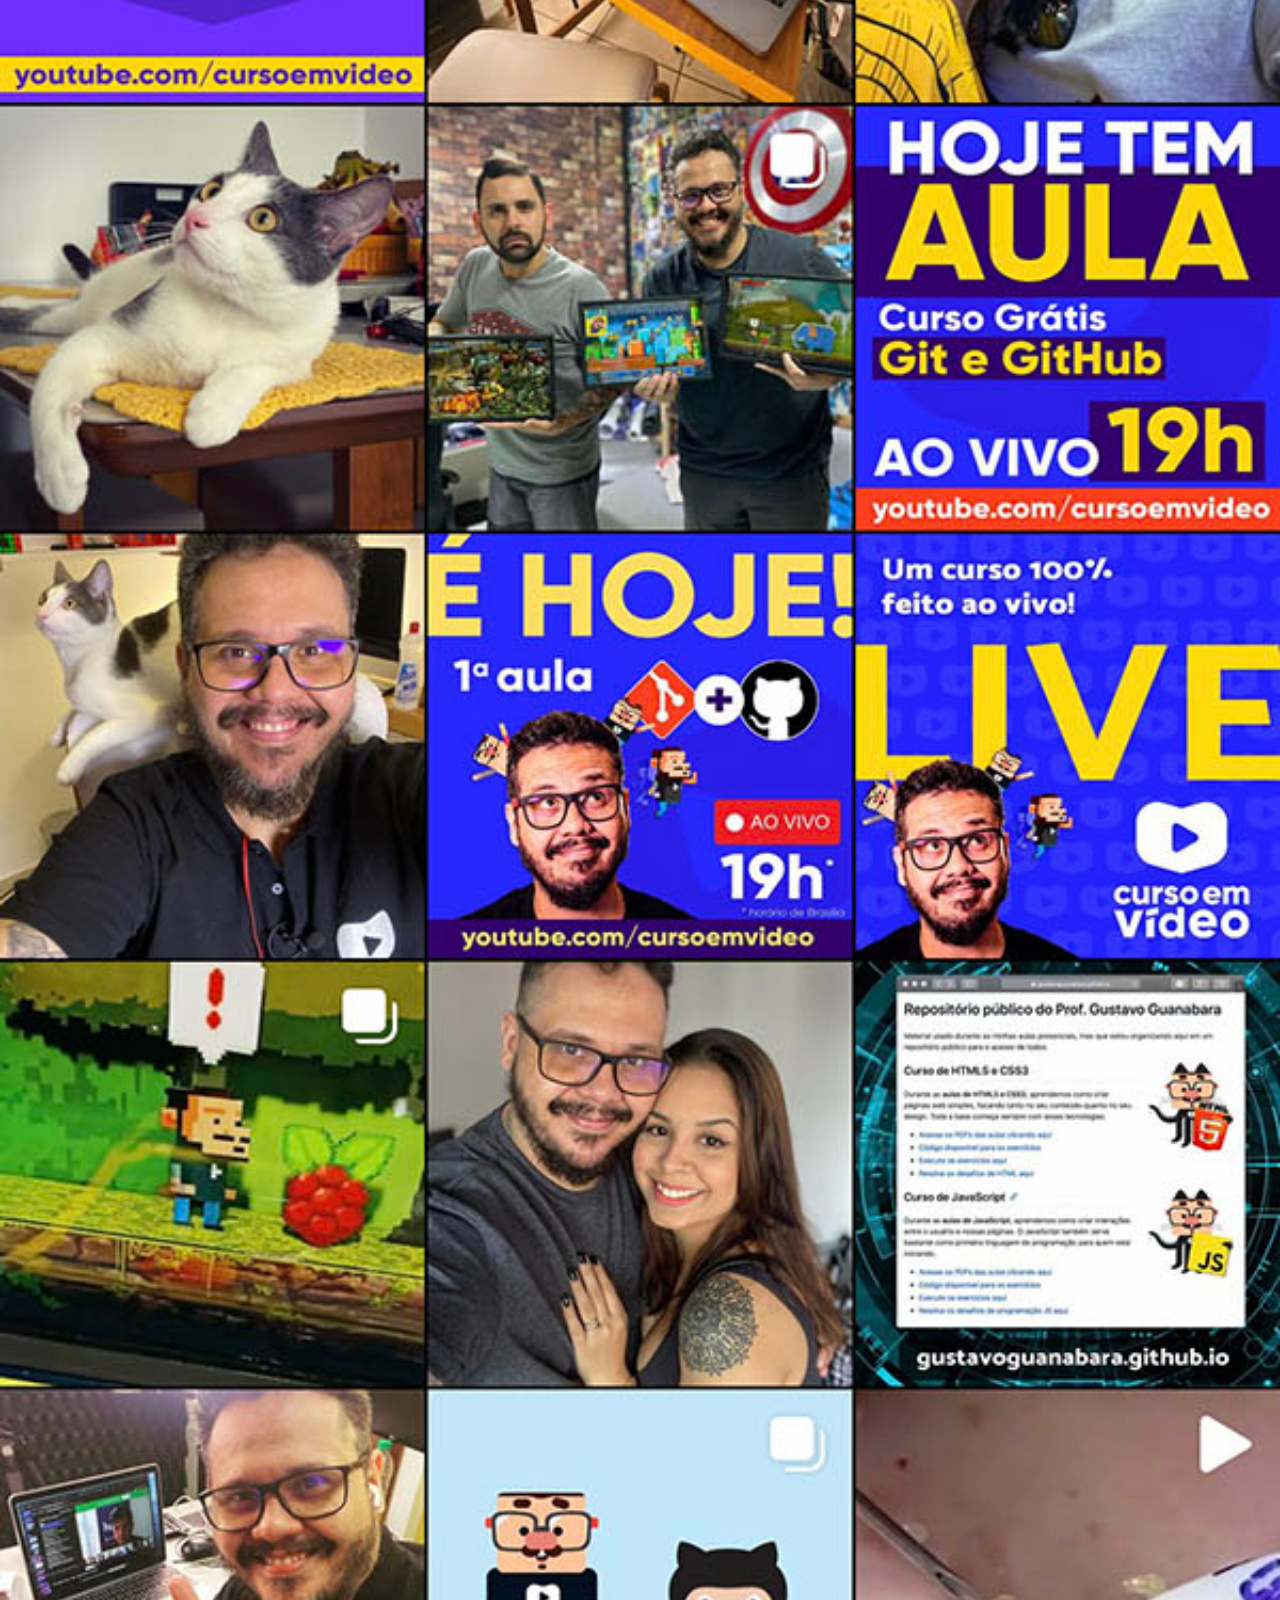
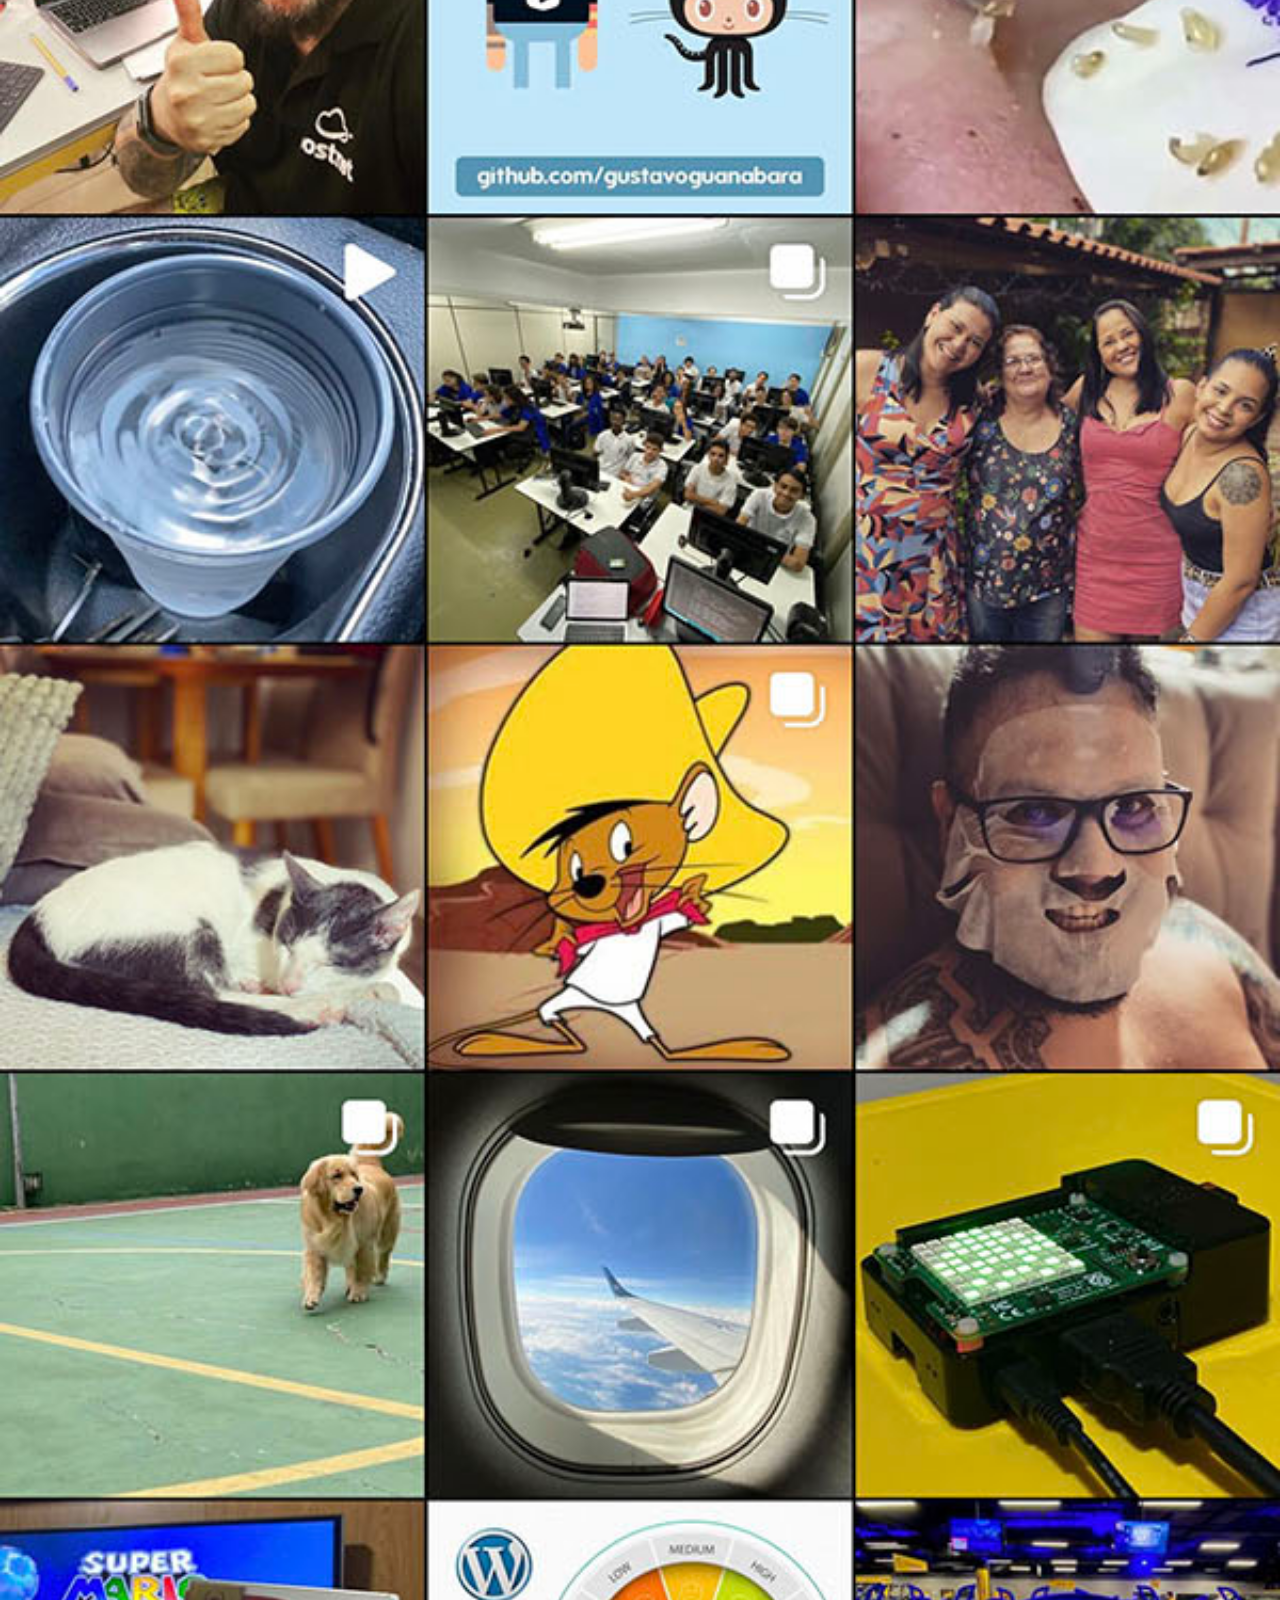
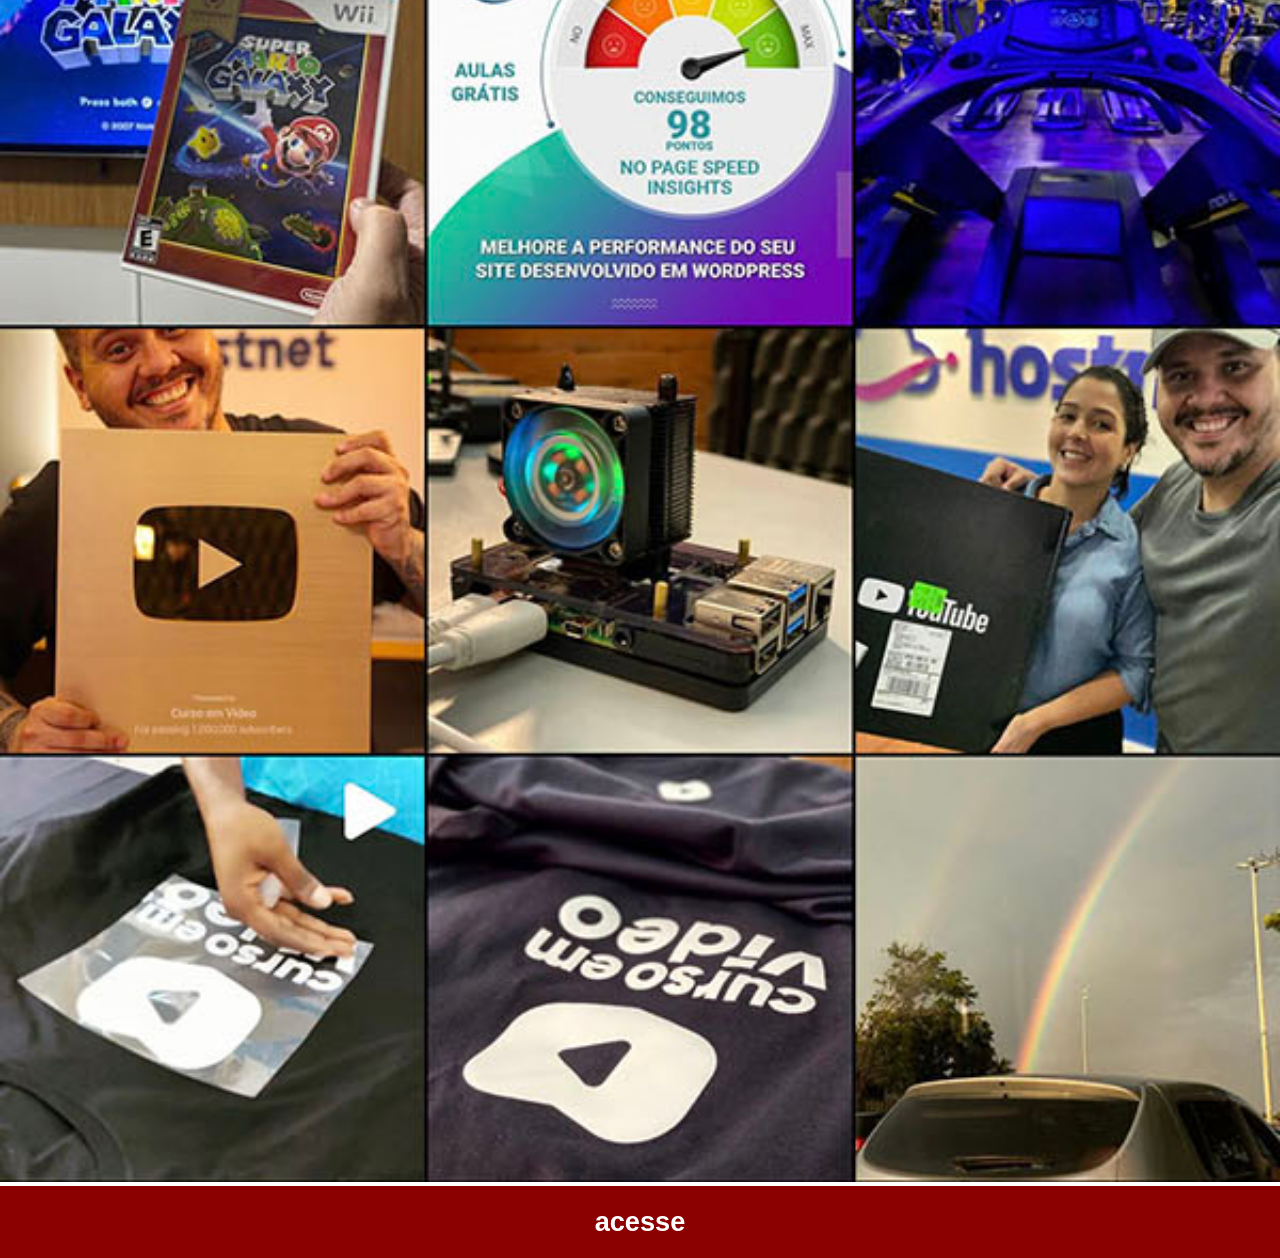
<file: instagram.html>
<!DOCTYPE html>
<html lang="pt-bt">
<head>
    <meta charset="UTF-8">
    <meta name="viewport" content="width=device-width, initial-scale=1.0">
    <link rel="stylesheet" href="estilos/social.css">
    <title>instagram</title>
</head>
<body>
    <img src="imagens/tela-instagram.jpg" alt="instagram">
    <a href="https://instagram.com" target="_blank"> acesse</a>
</body>
</html>
</file>
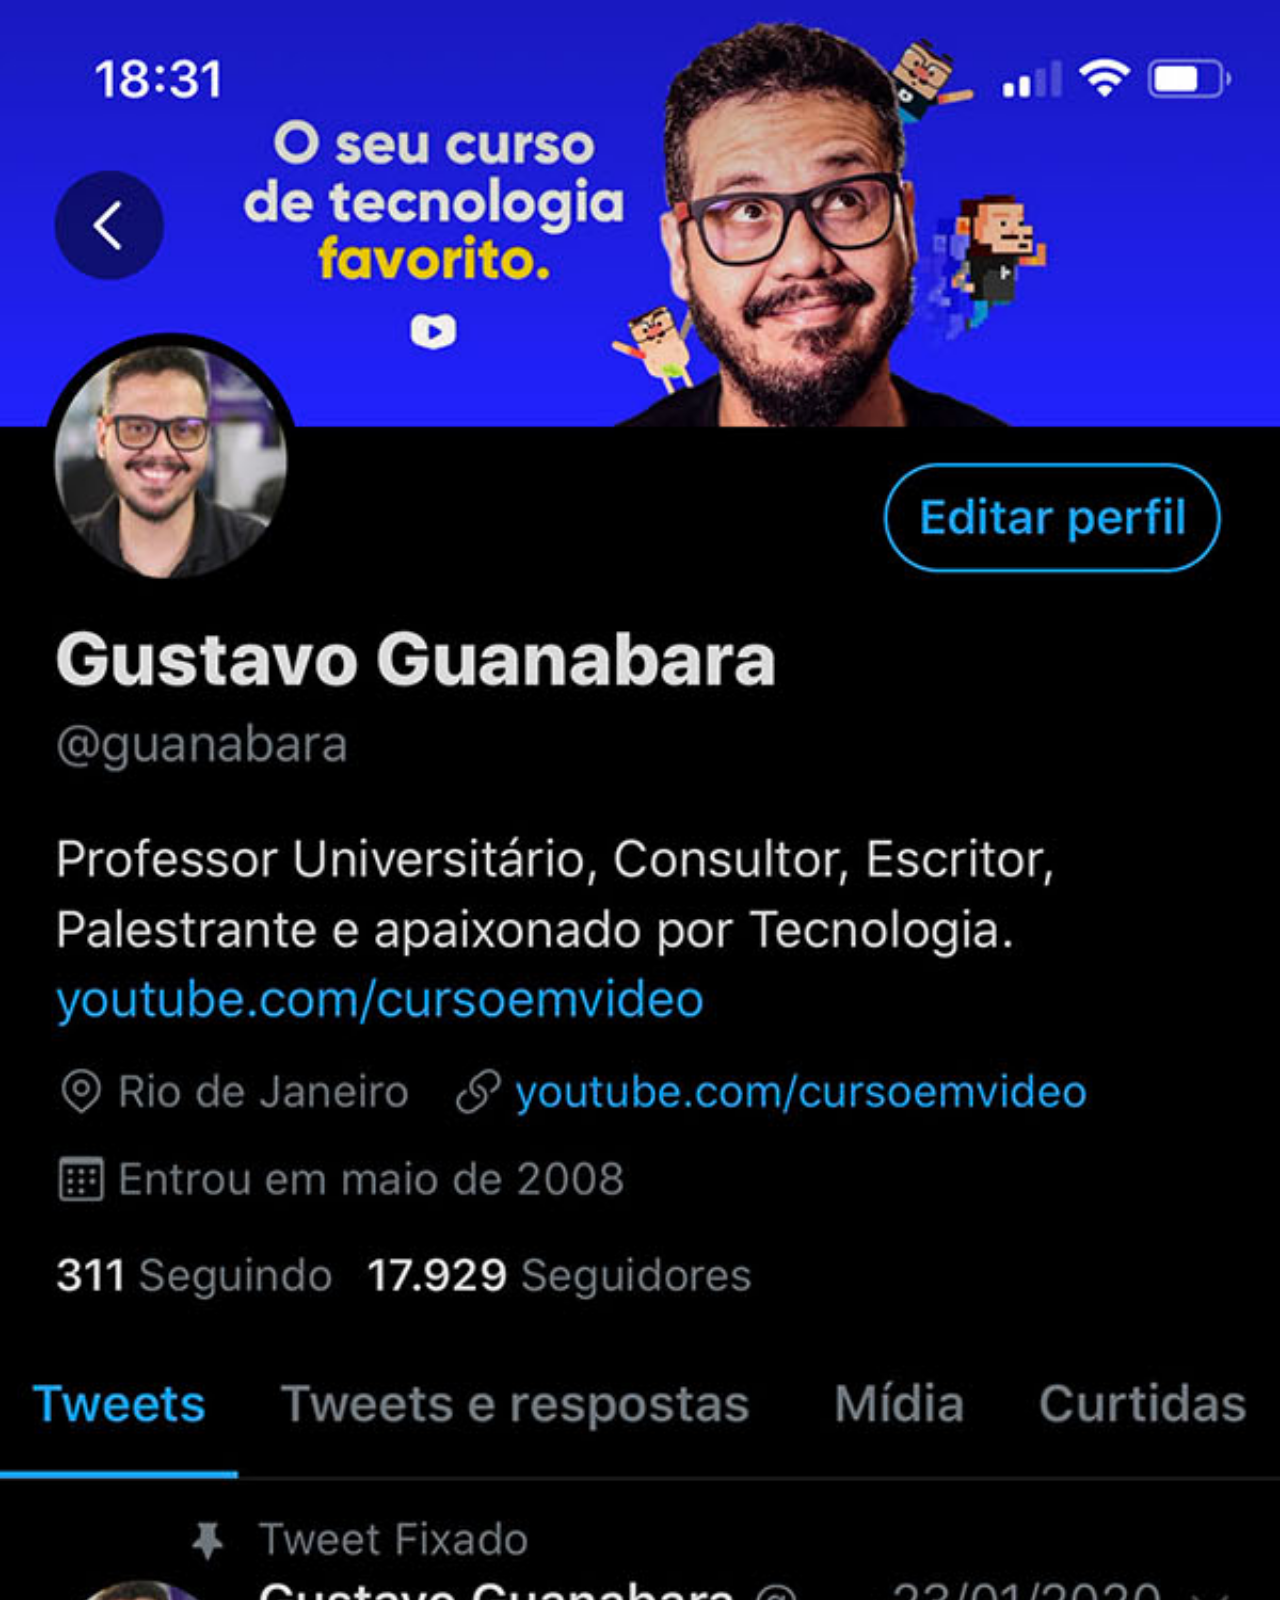
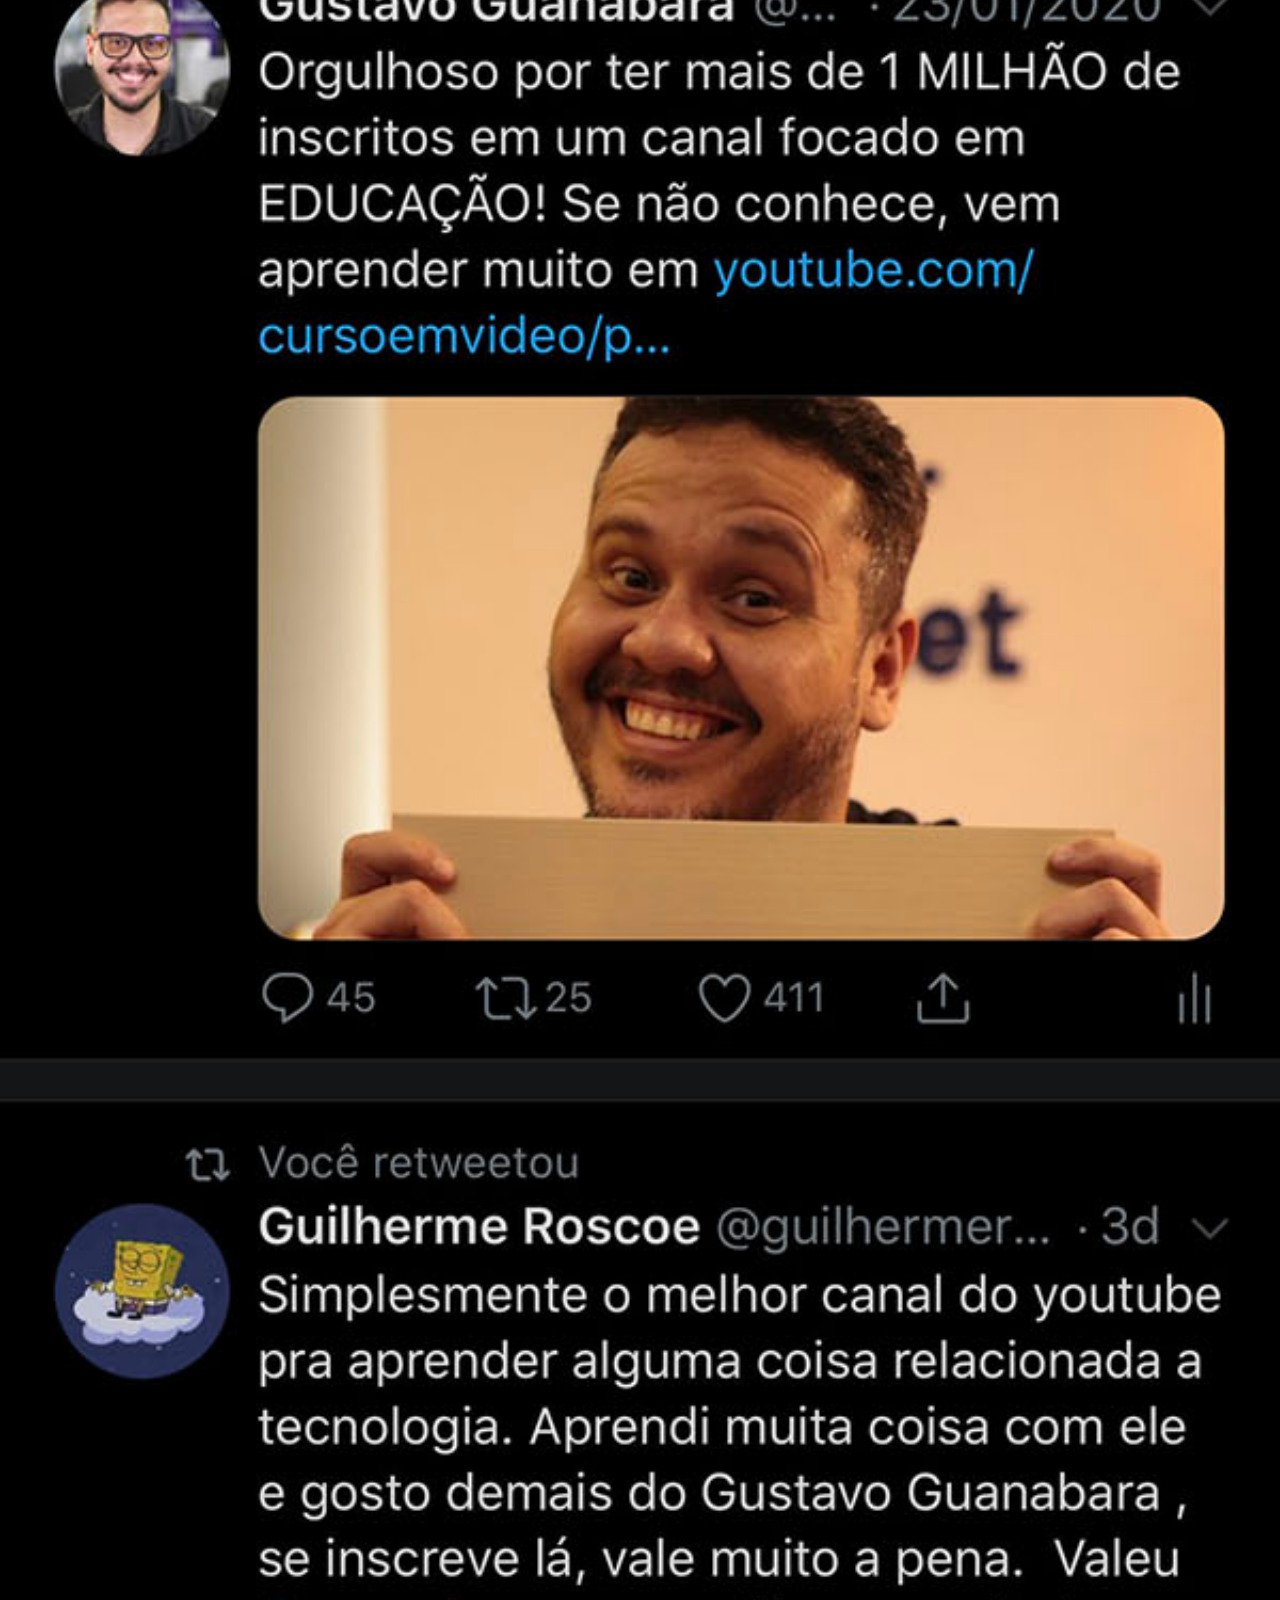
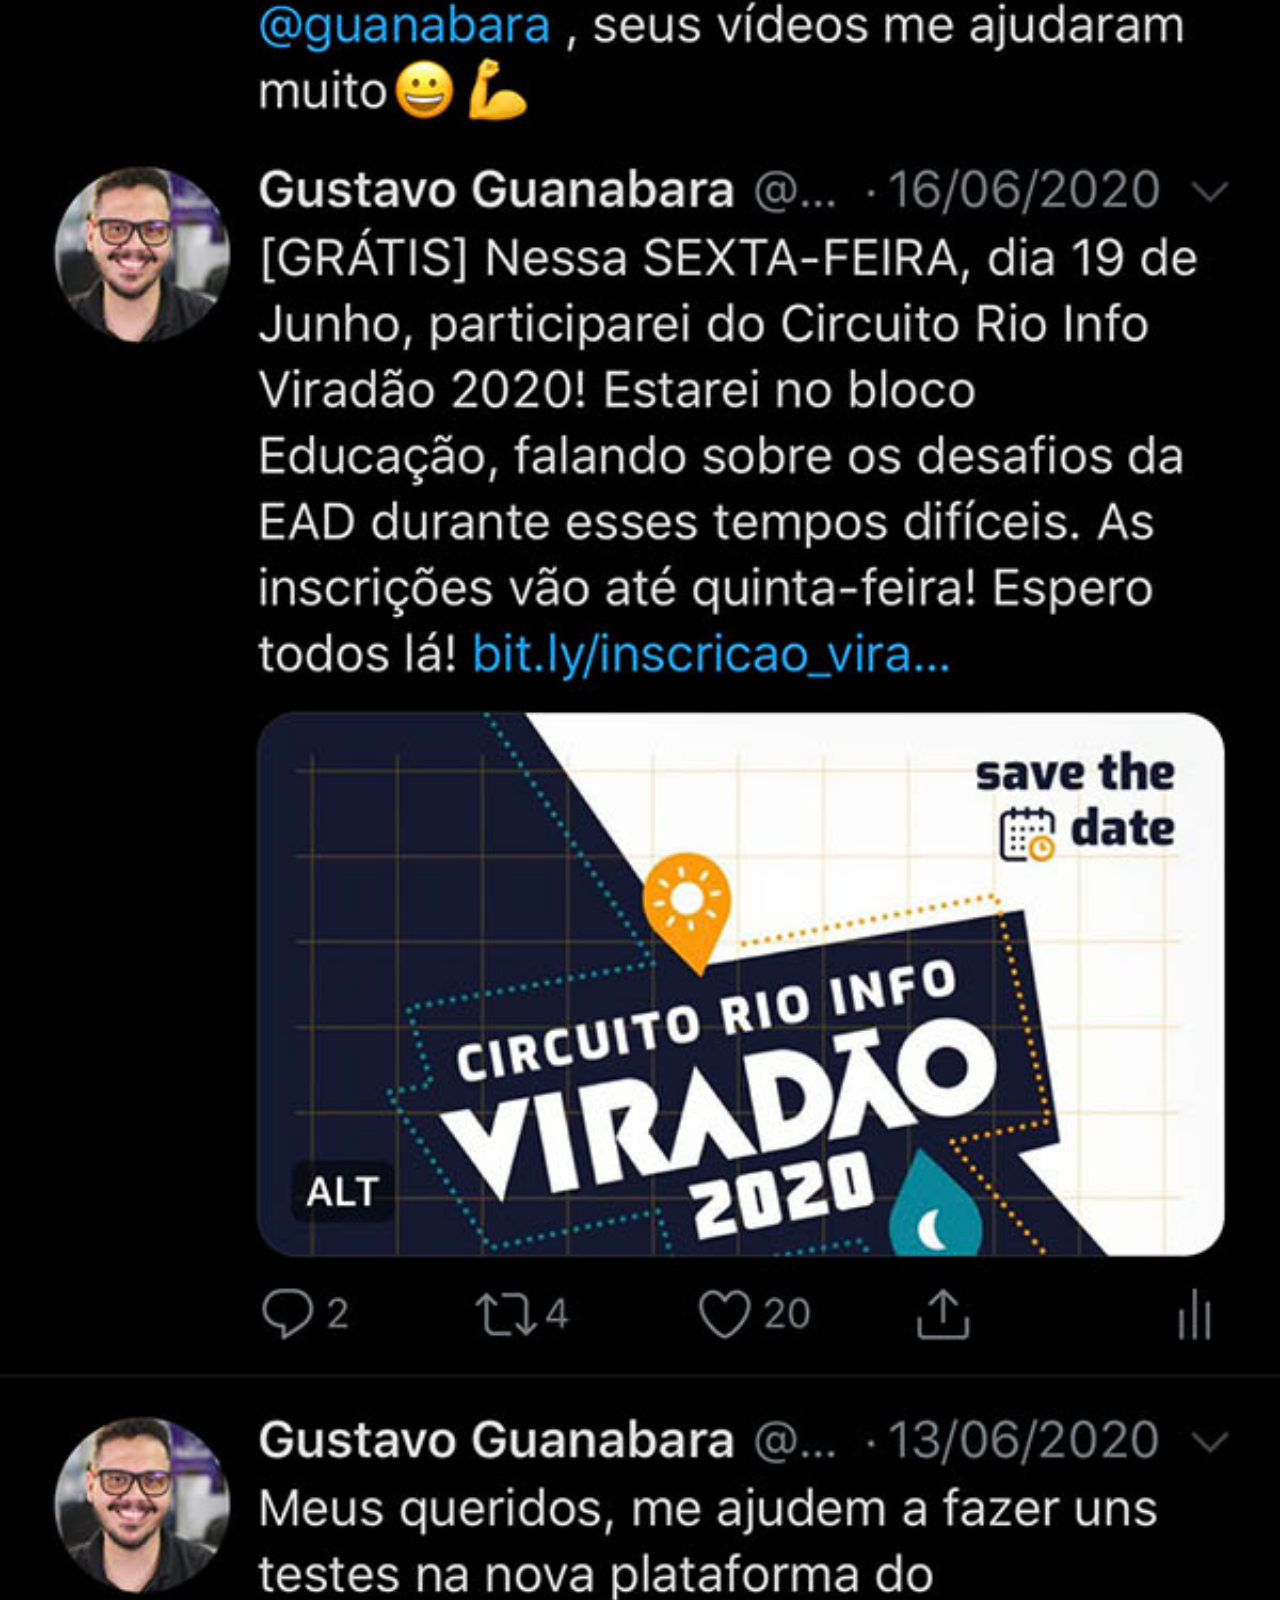
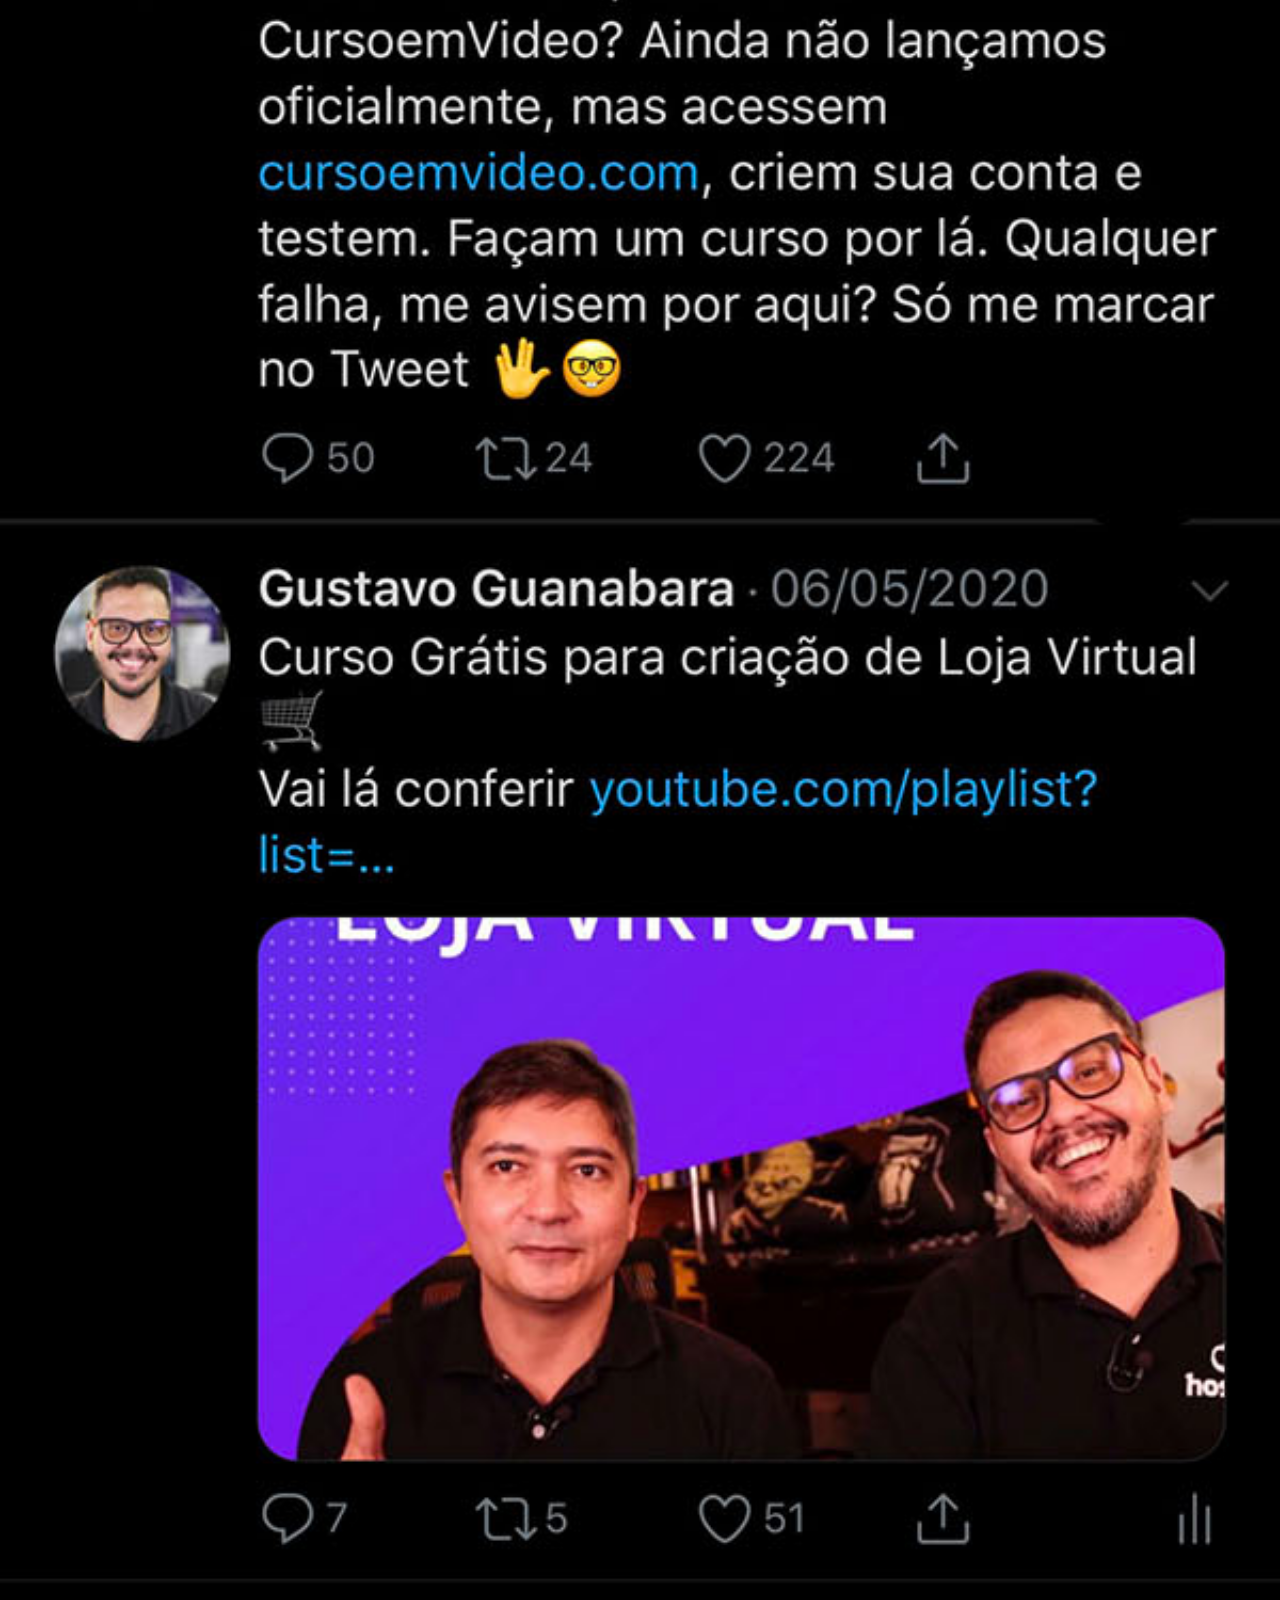
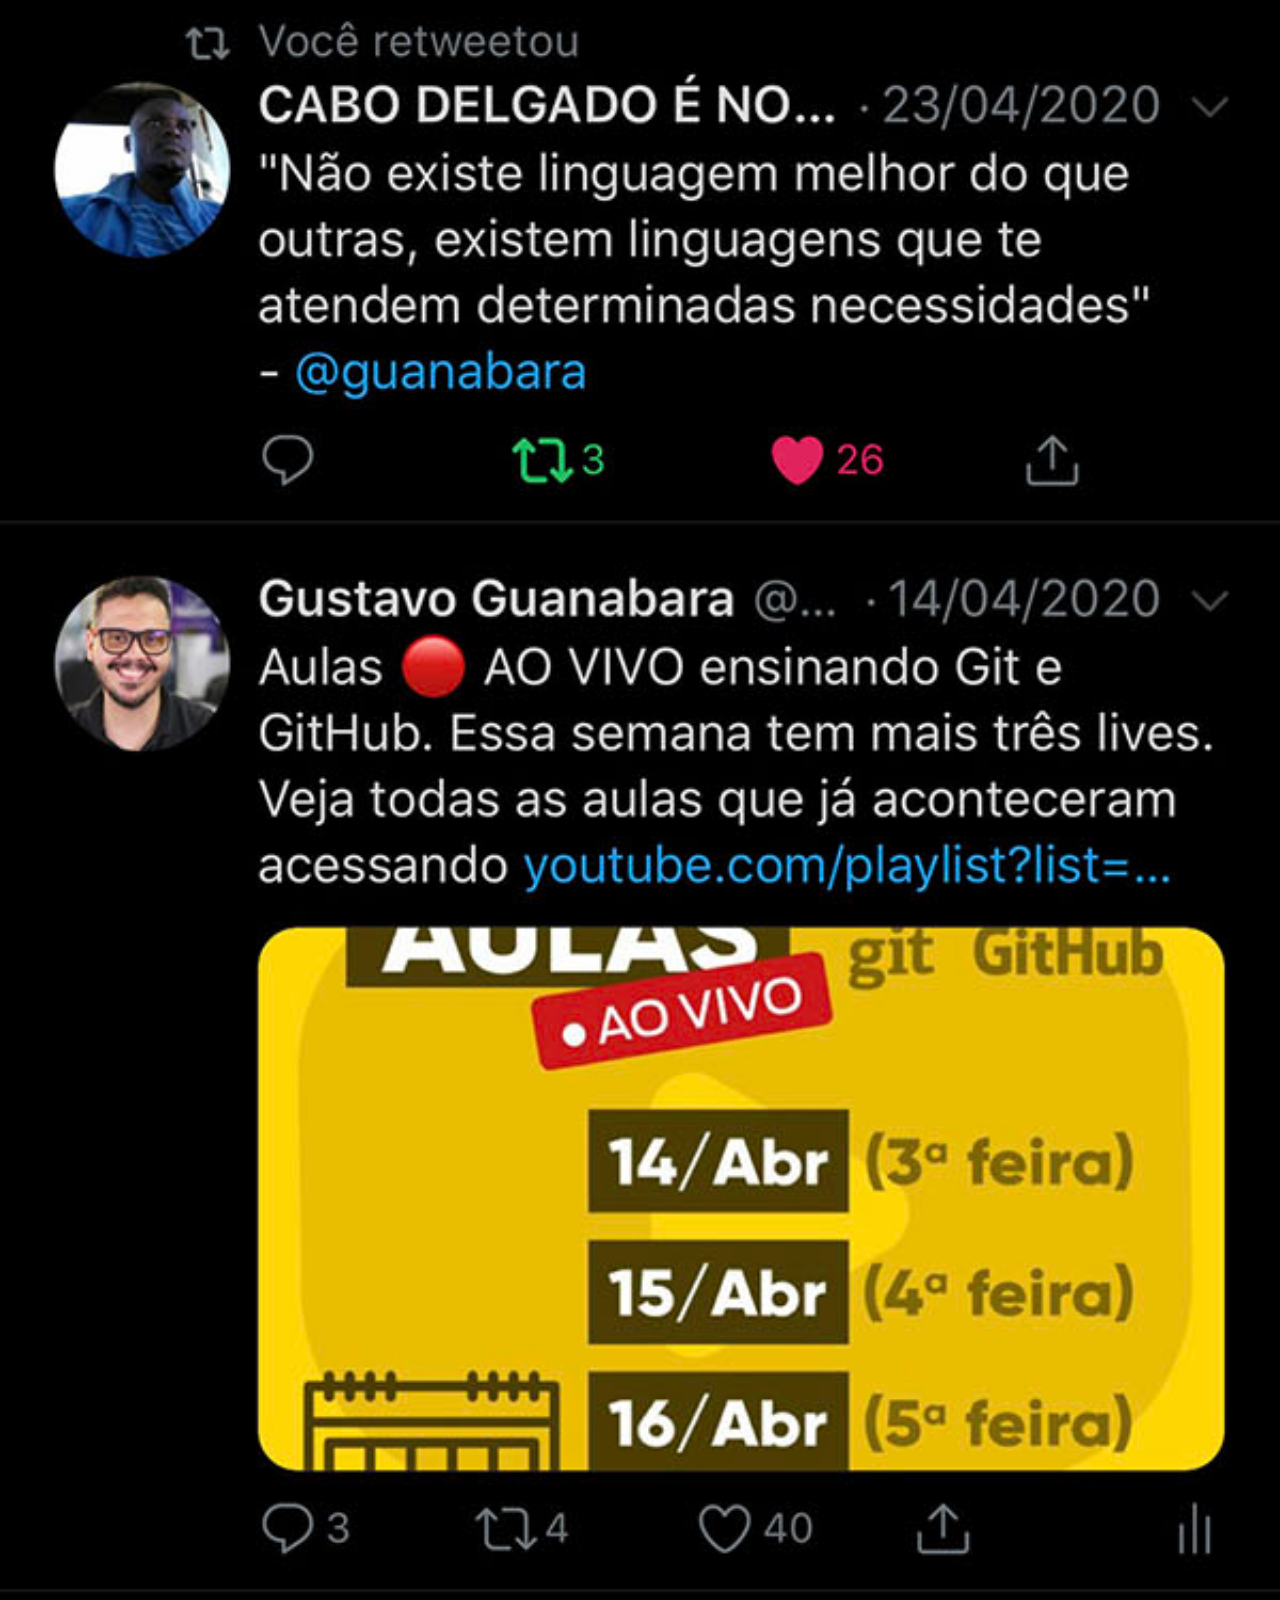
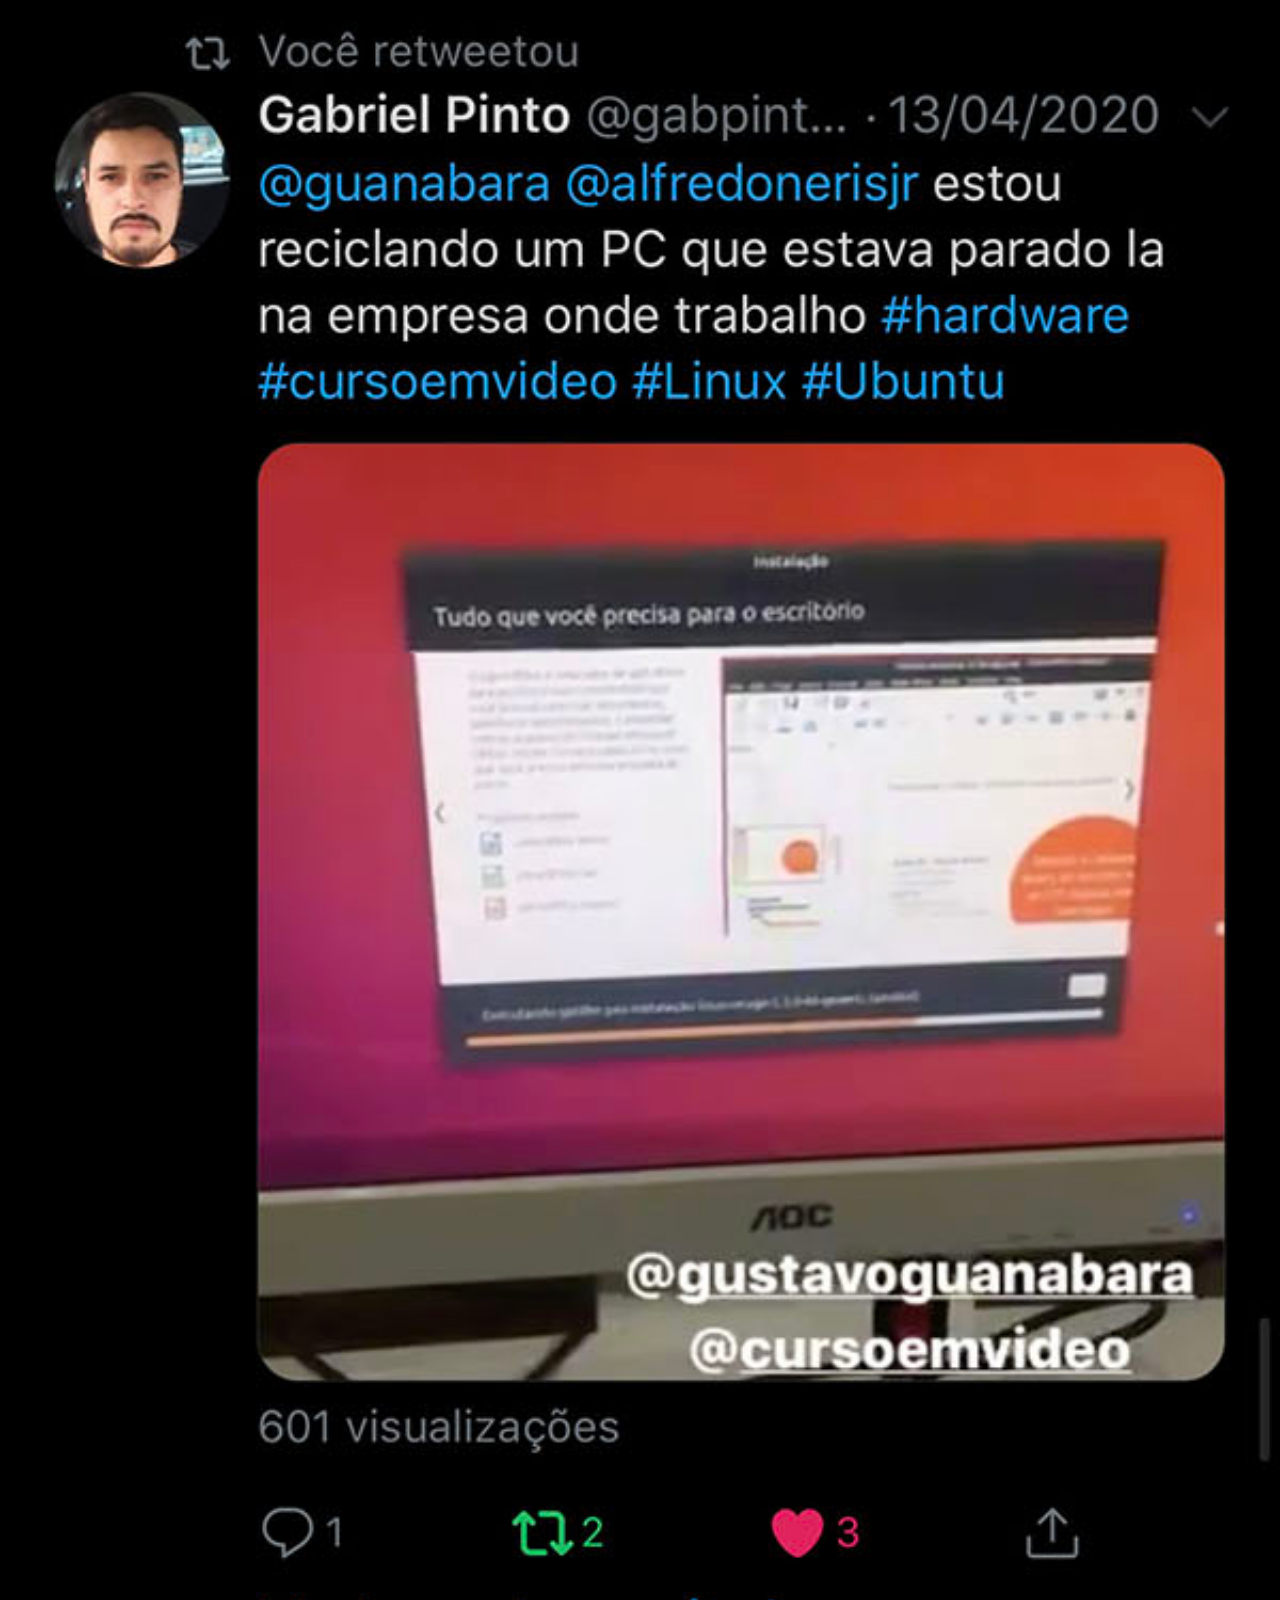
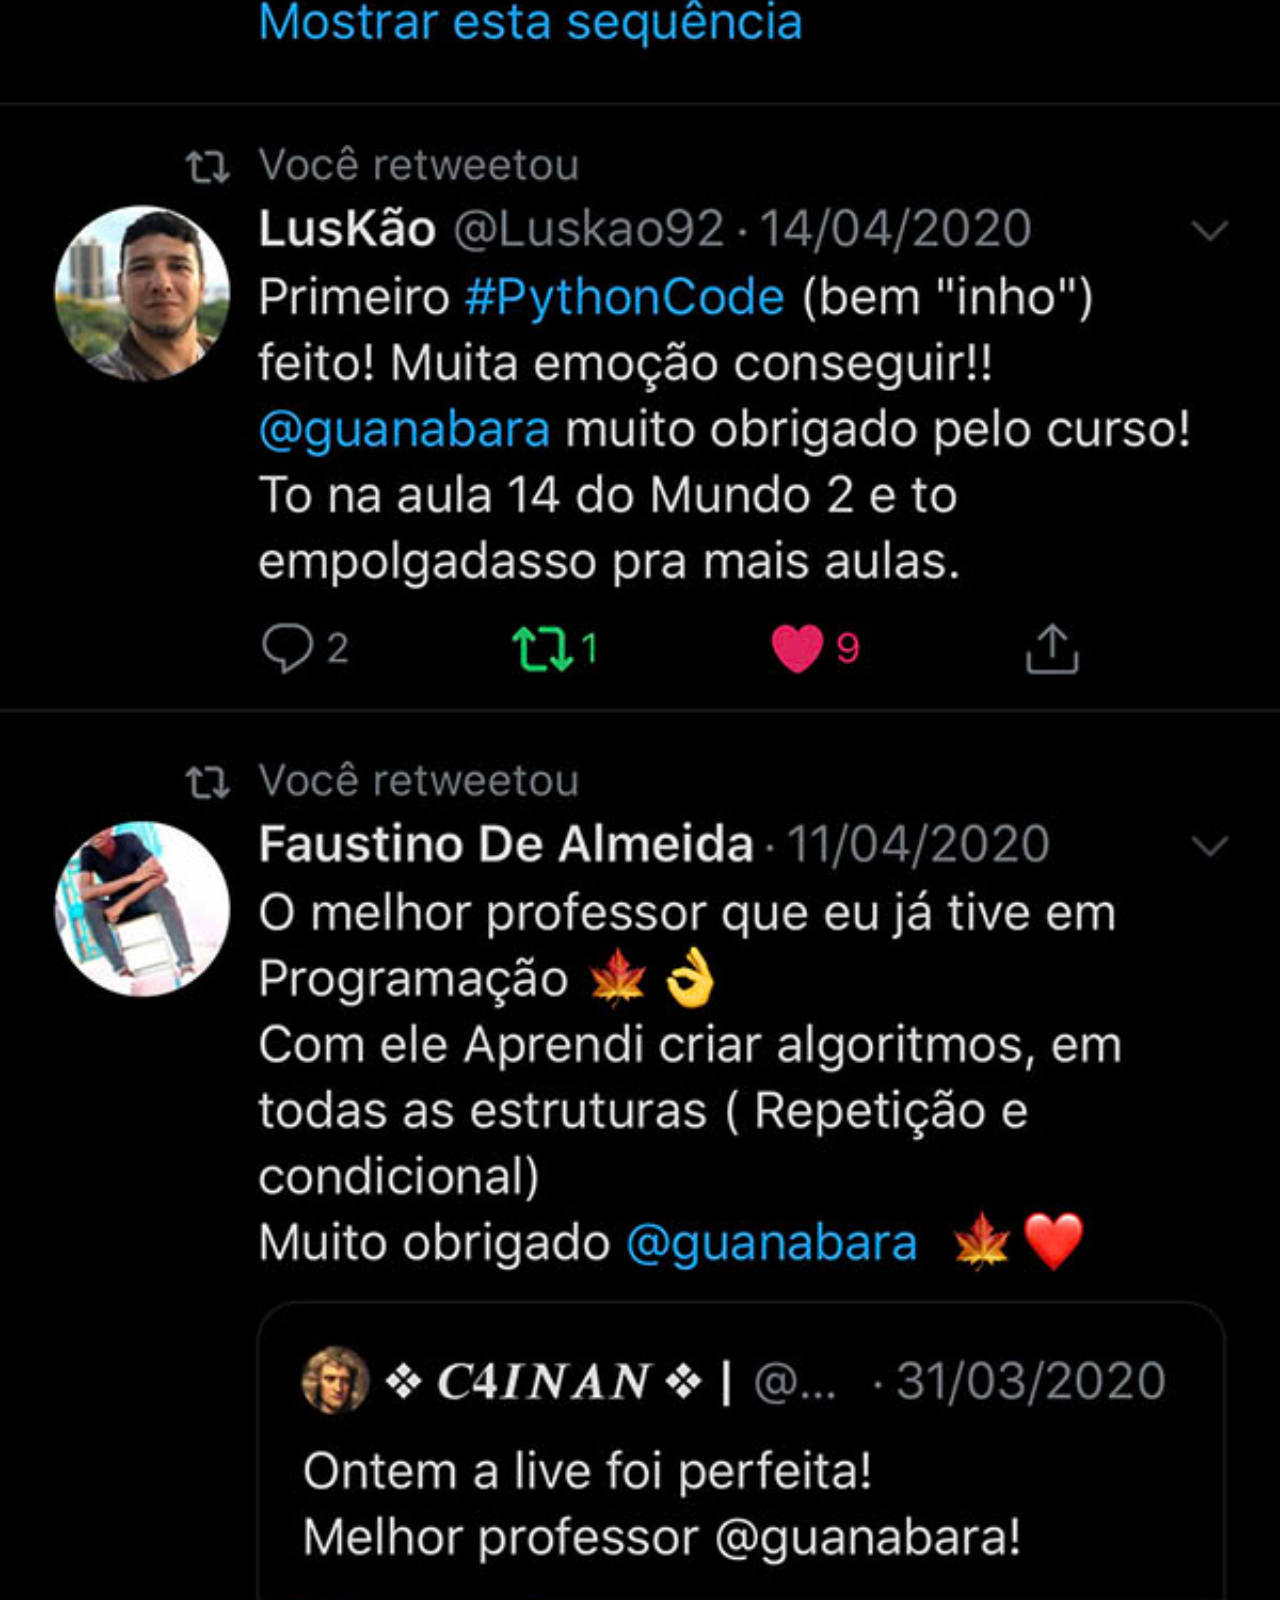
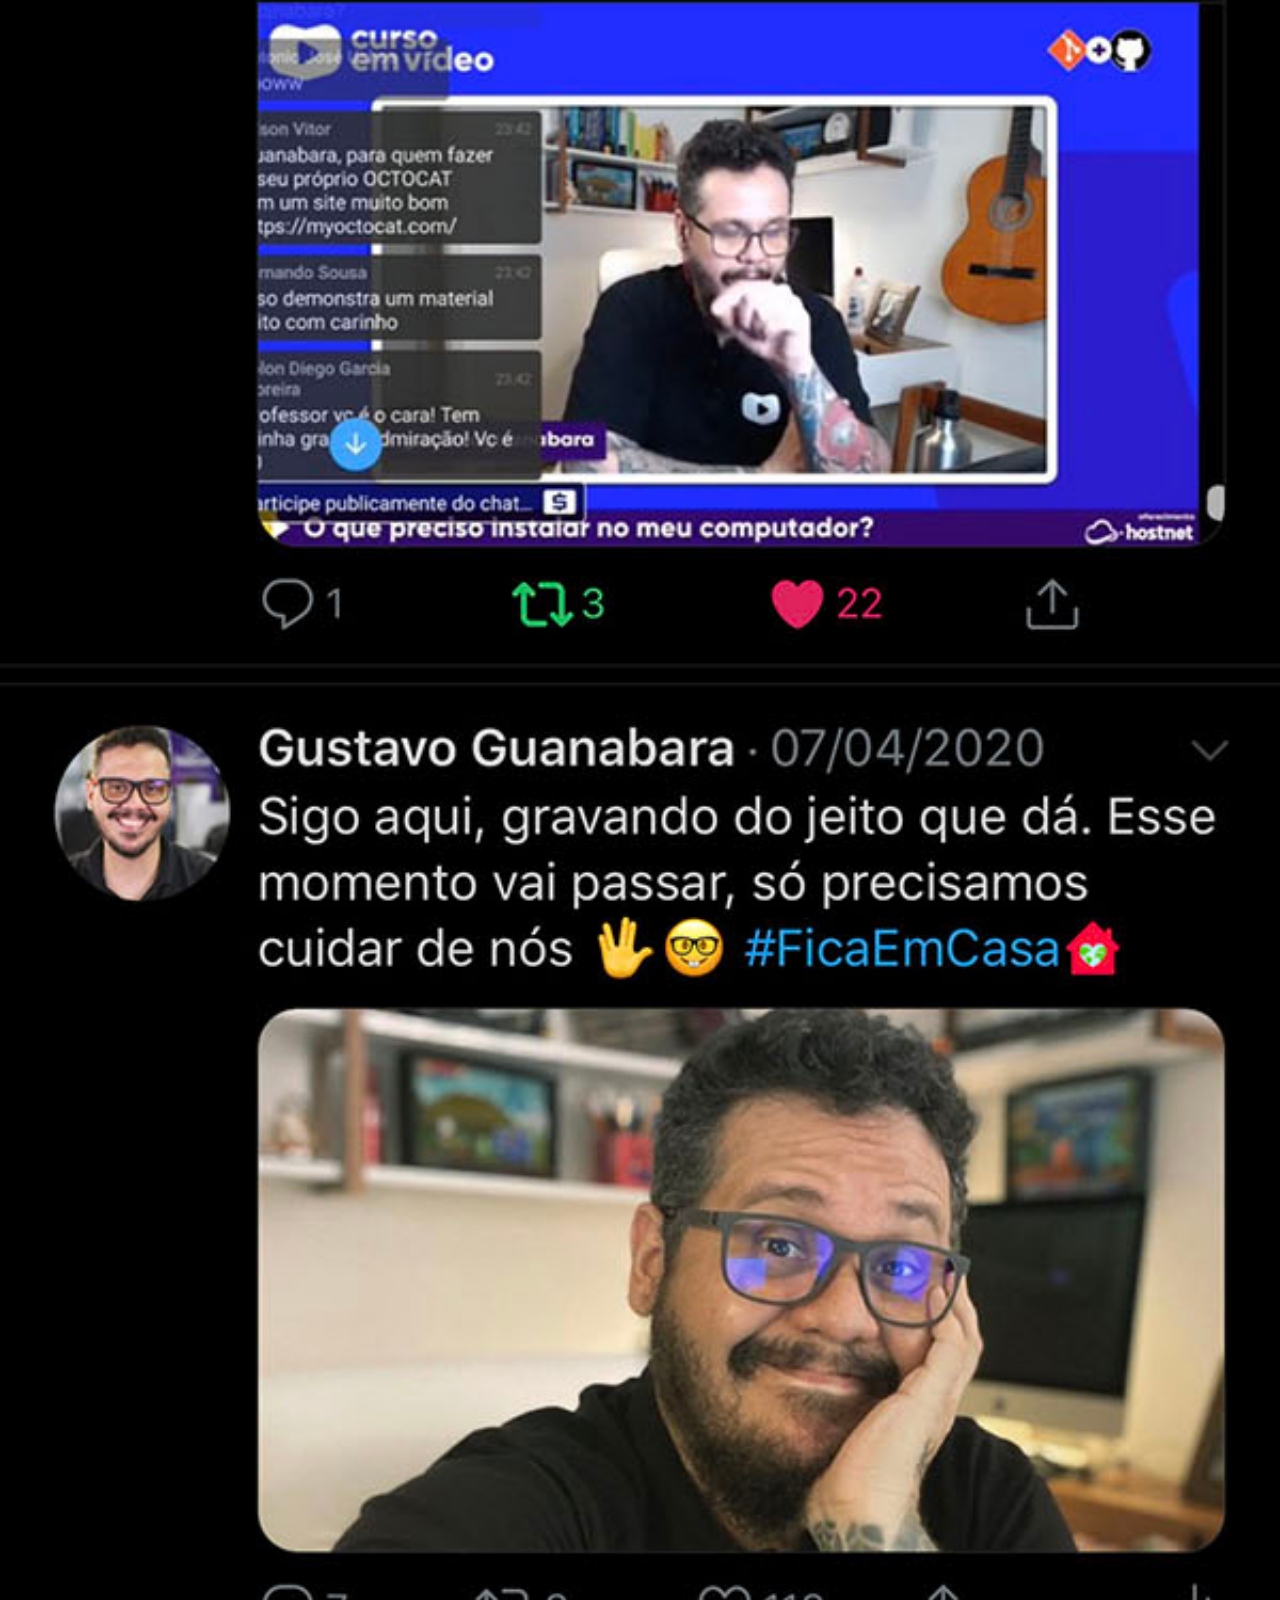
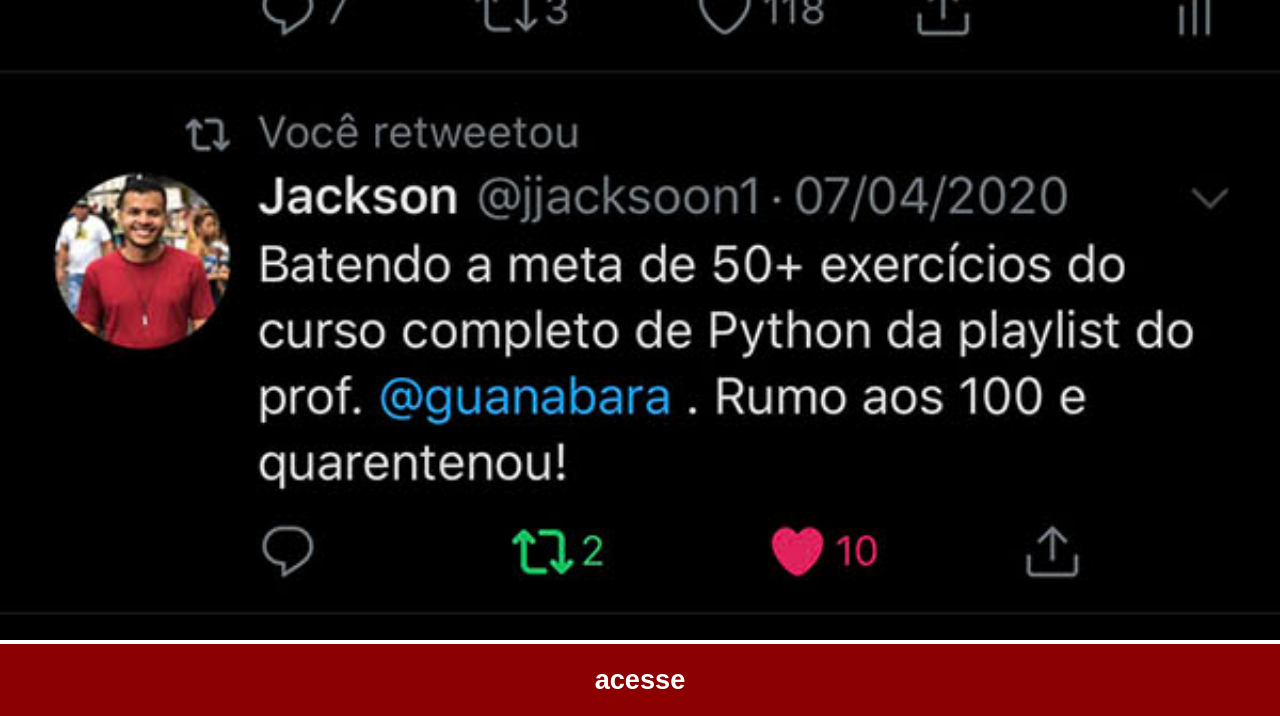
<file: twitter.html>
<!DOCTYPE html>
<html lang="pt-br">
<head>
    <meta charset="UTF-8">
    <meta name="viewport" content="width=device-width, initial-scale=1.0">
    <link rel="stylesheet" href="estilos/social.css">
    <title>twitter</title>
</head>
<body>
    <img src="imagens/tela-twitter.jpg" alt="twitter">
    <a href="https://x.com" target="_blank">acesse</a>
</body>
</html>
</file>
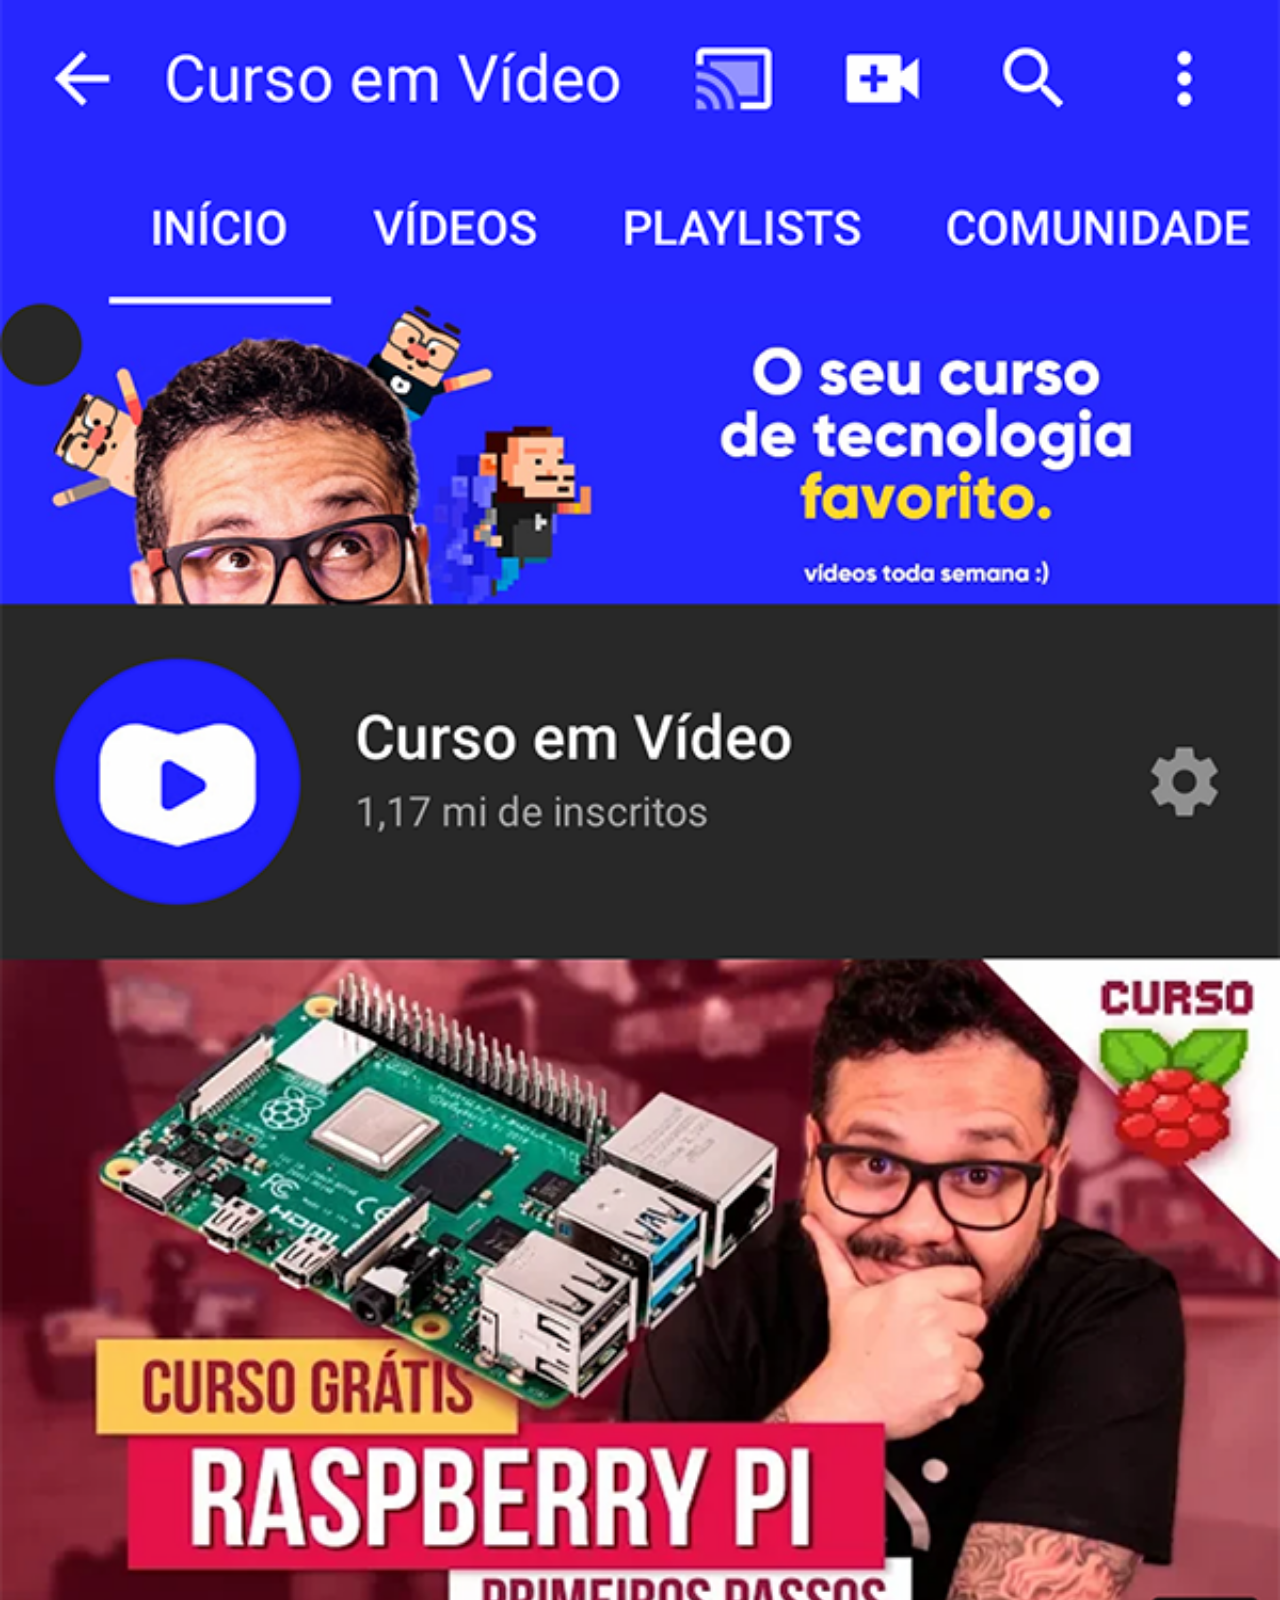
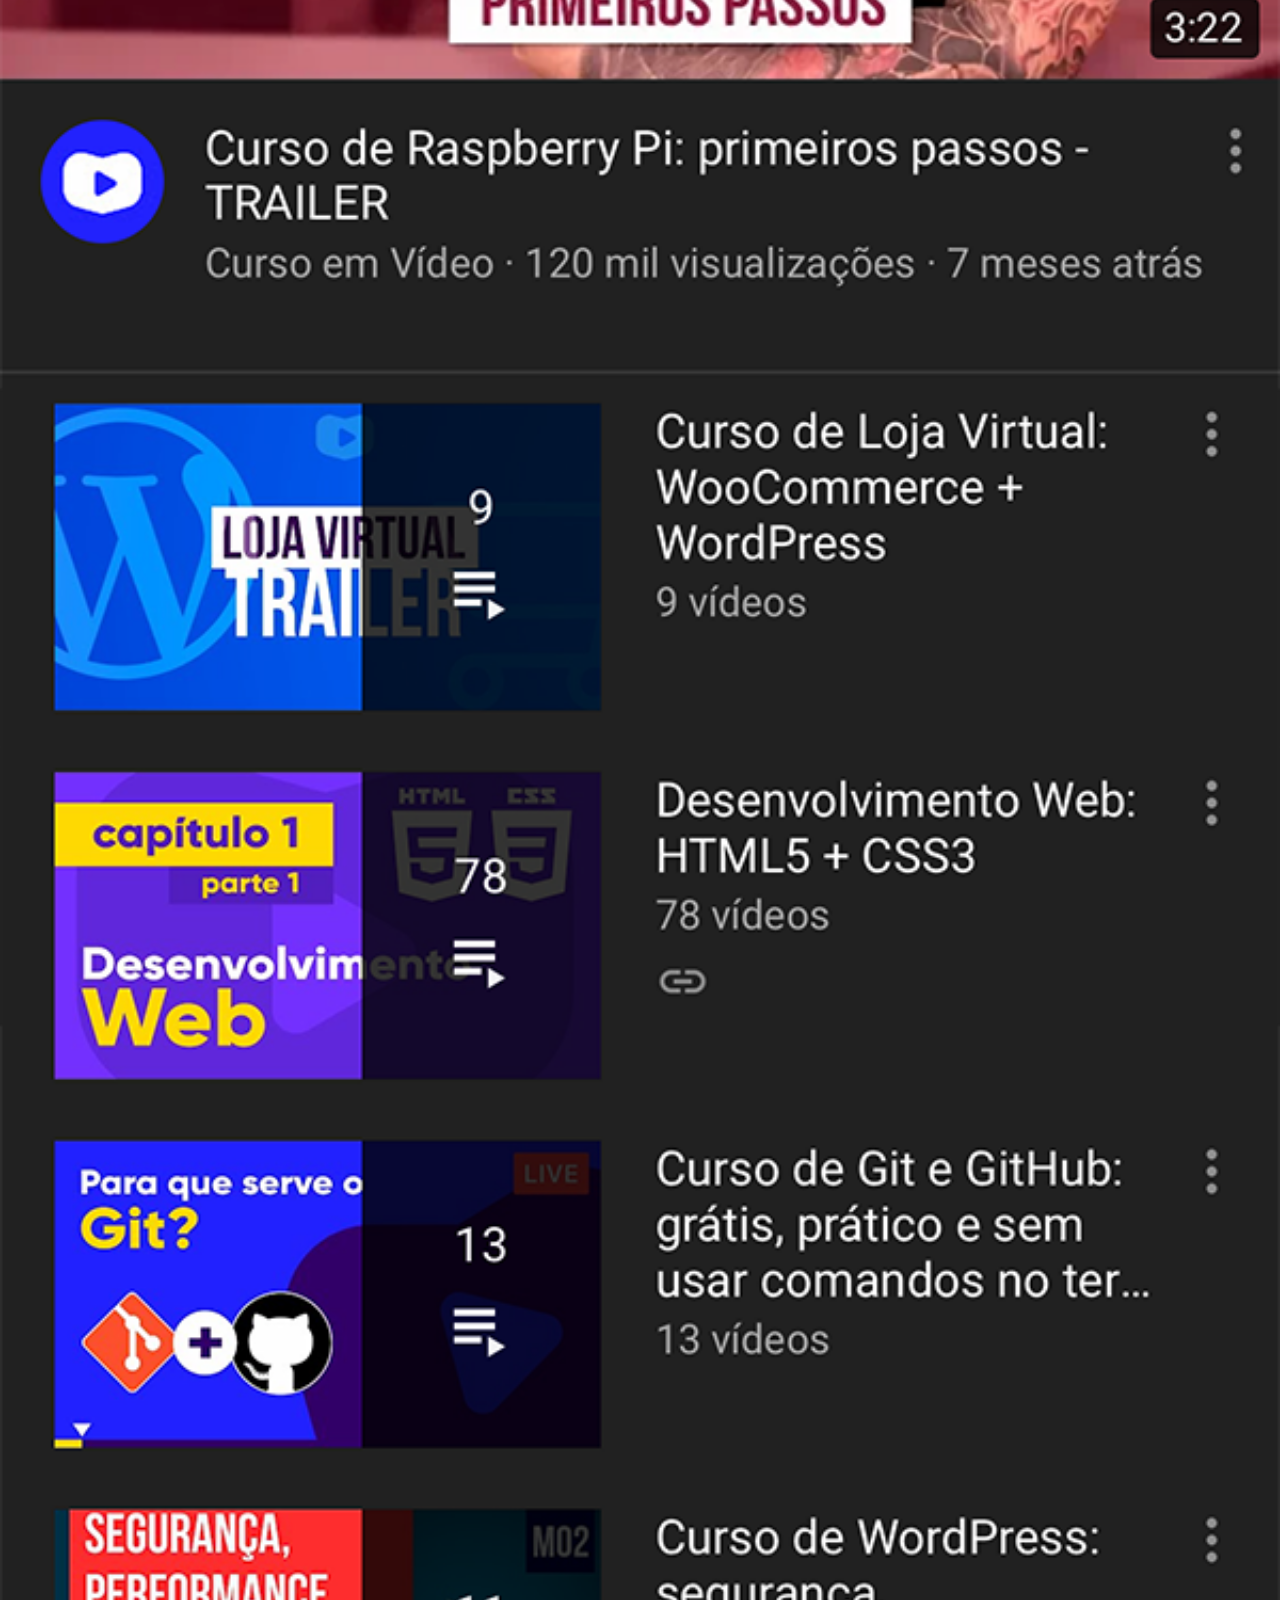
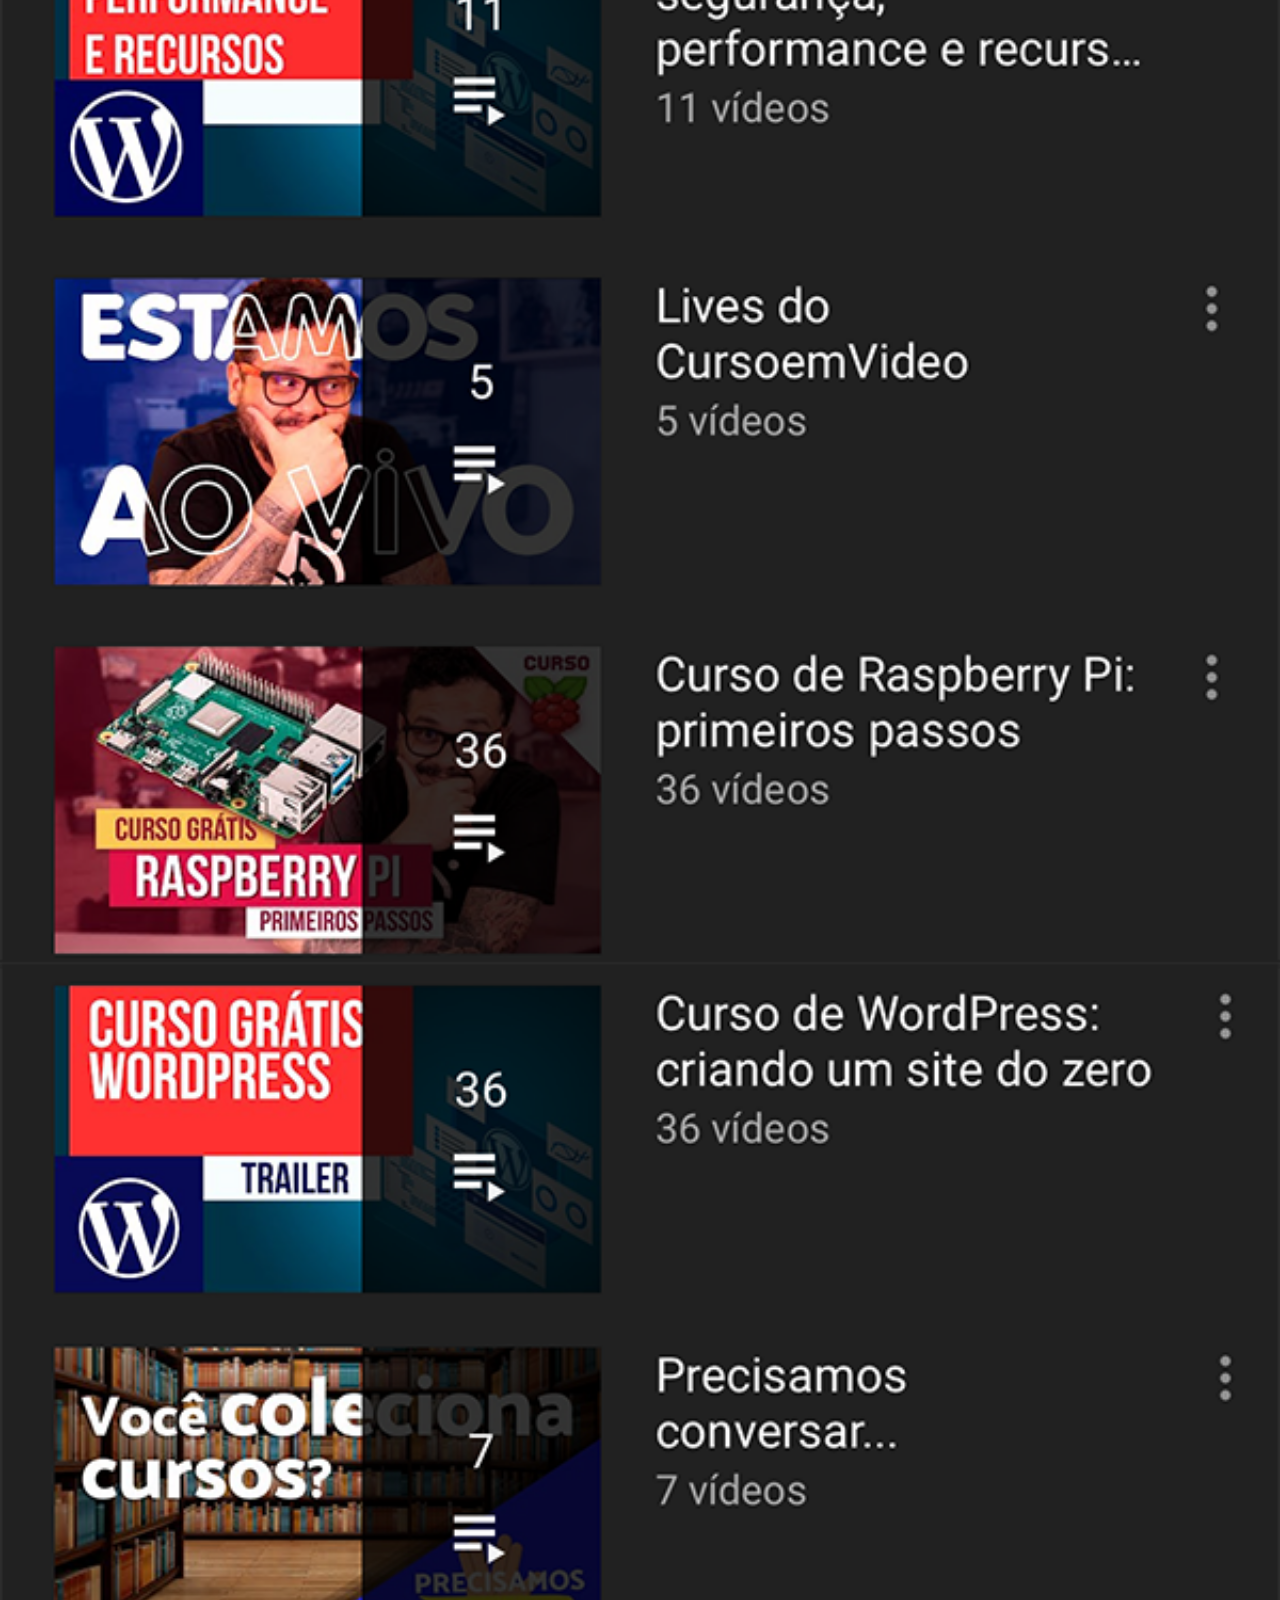
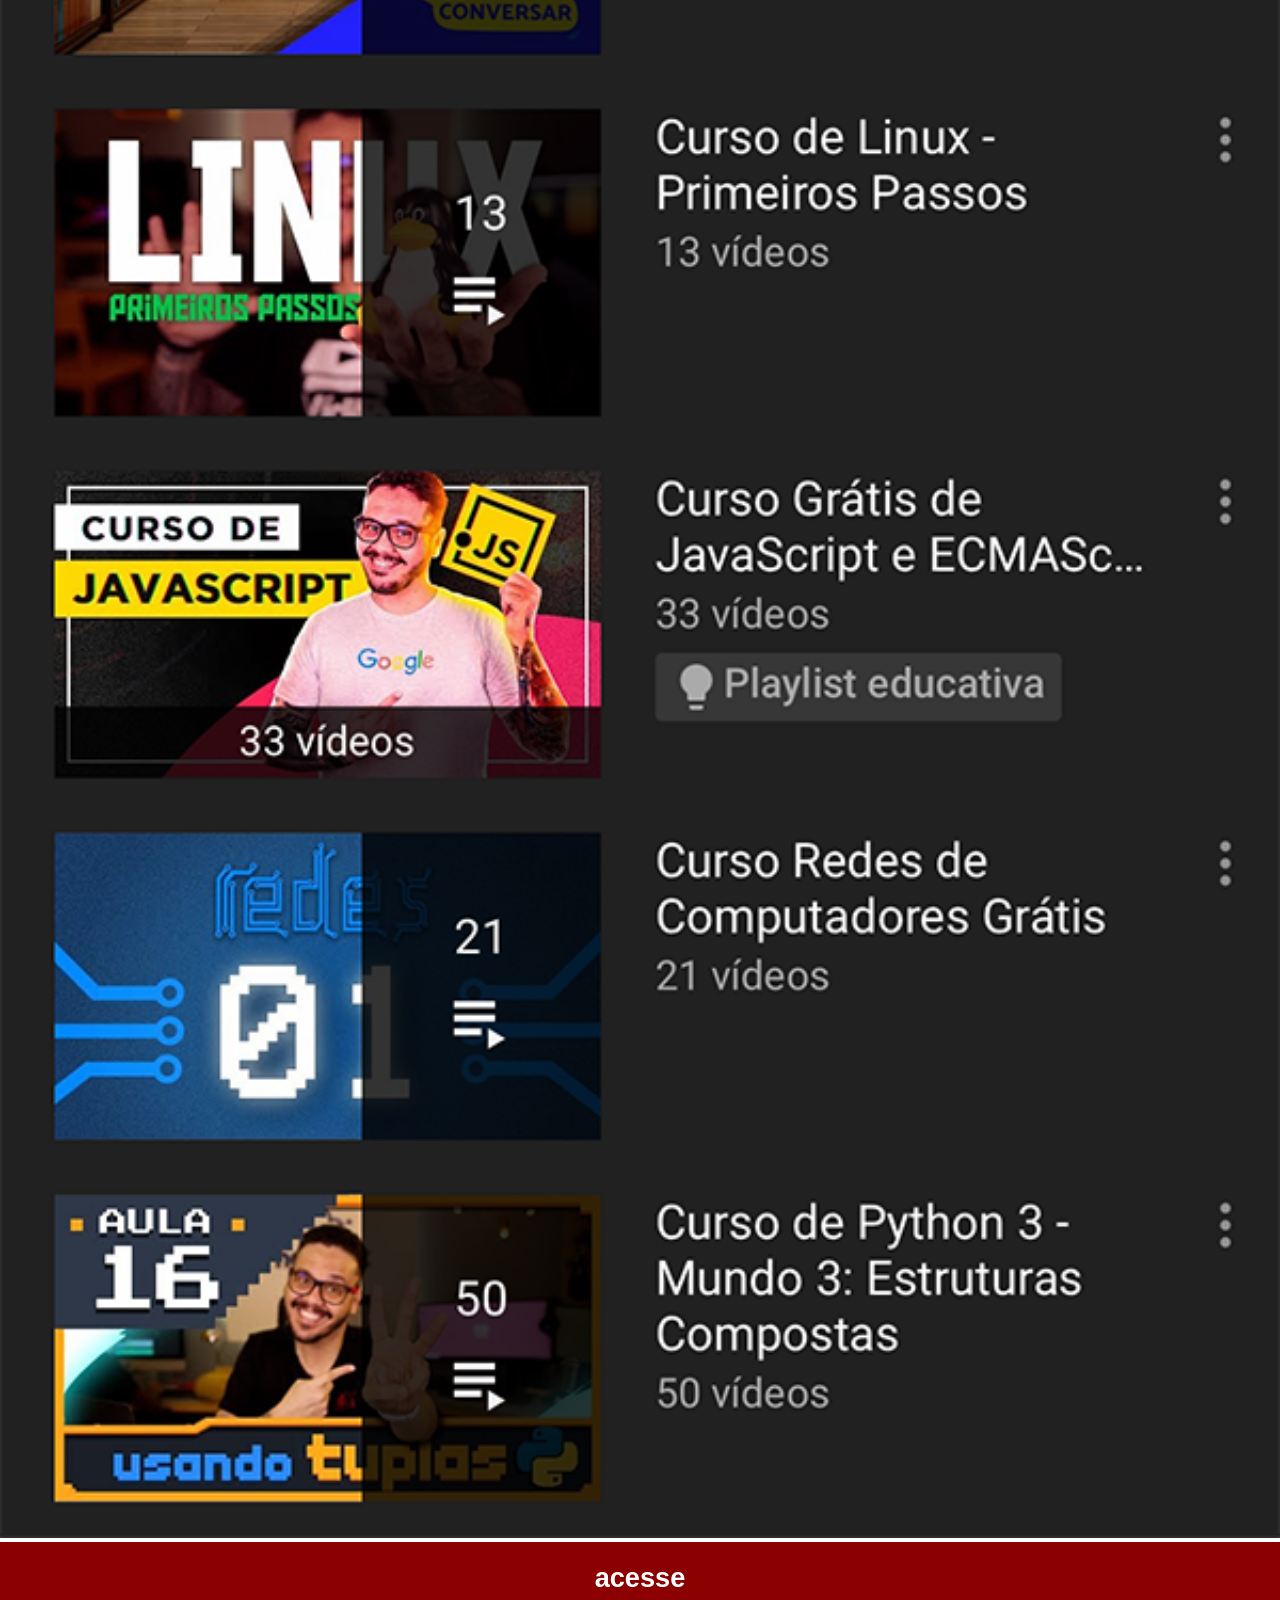
<file: youtube.html>
<!DOCTYPE html>
<html lang="pt-br">
<head>
    <meta charset="UTF-8">
    <meta name="viewport" content="width=device-width, initial-scale=1.0">
    <link rel="stylesheet" href="estilos/social.css">
    <title>youtube</title>
</head>
<body>
    <img src="imagens/tela-youtube.png" alt="youtube">
    <a href="https://youtube.com" target="_blank"> acesse</a>
</body>
</html>
</file>
<file: estilos/style.css>
@charset "utf-8";

*{
    margin: 0px;
    padding: 0px;
    font-family: Arial, Helvetica, sans-serif;
}
html, body{
    height: 100vh;
    width: 100vw;
    background-color: black;
}
body{
    background: url(../imagens/fundo-madeira.jpg) no-repeat top center;
    background-size: cover;
    background-attachment: fixed;
}
main{
    height: 100vh;
    position: relative;
}
section#telefone{
    position: absolute;
    top: 50%;
    left: 50%;
    transform: translate(-50%, -50%);
    height: 627px;
    width: 311px;
    background: url(../imagens/frame-iphone.png) no-repeat;
    
}
iframe#tela{
    position: relative;
    top: 80px;
    left: 21px;
    width: 267px;
    height: 471px;
}
#sociais img{
    width: 50px;
    margin: 10px;
    border-radius:50%;
    box-shadow: 2px 2px 5px rgba(0, 0, 0, 0.521);
    box-sizing:border-box;
}
#sociais{
    text-align: right;
}
#sociais img:hover{
    border: 2px solid rgba(255, 255, 255, 0.582);
    transform: translate(-5px,-5px );
    box-shadow: 5px 5px 10px rgba(0, 0, 0, 0.699);
    transition: transform 0.5s, border 1s;
}
</file>
<file: estilos/social.css>
@charset "utf-8";

  *{
            margin: 0px;
            padding: 0px;
            font-family: Arial, Helvetica, sans-serif;
        }

        ::-webkit-scrollbar{
            width: 0px;
            height: 0px;
        }

        img{
            width: 100vw;
            

        }
        a{
            display: block;
            background-color: darkred;
            color: white;
            padding: 20px;
            font-weight: bolder;
            font-size: 1.7em;
            text-align: center;
            text-decoration: none;
        }
        a:hover{
             color: black;
             background-color: white;
             transition: 0.5s;
        }
</file>
